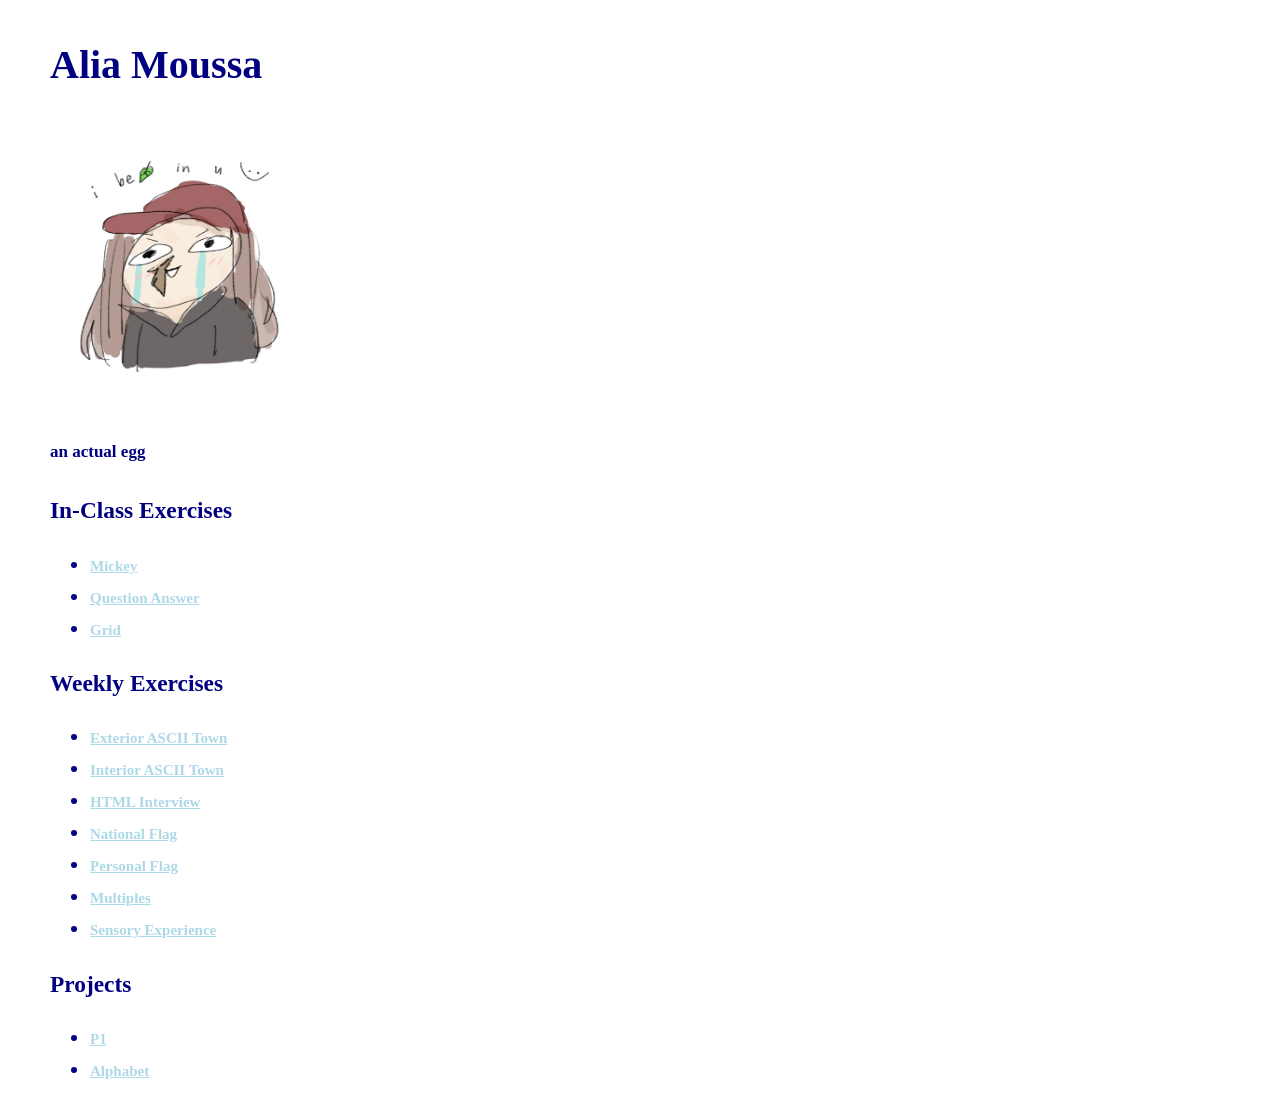
<file: index.html>
<!DOCTYPE html>
<html>

  <head>
    <title>Alia's Interactive 1 Site</title>
      <meta charset="utf-8" />
    <link rel="stylesheet" type="text/css" href="css/main.css">
  </head>

<body>

  <!-- this is where my code is-->
  <div id="container">
    
    <!-- about me-->
    <h1>Alia Moussa</h1>  
    <img src="images/me.jpg" alt="me" style="width:250px;height:300px;">
    <p class="desc">an actual egg</p>
    
    <!-- my work -->
    <div id="exercises">
      <h3>In-Class Exercises</h3>
      <ul>
      <li><a href="mickey/index.html">Mickey</a></li>
      <li><a href="question-answer/question-answer.html">Question Answer</a></li>
      <li><a href="grid-exercise.html">Grid</a></li>
      </ul>
    
    </div>
    
    <div id="weekly-exercises">
      <h3>Weekly Exercises</h3>

      <ul>
        <li><a href="ASCII-TOWN/exterior-aliamoussa.html">Exterior ASCII Town</a></li>
        <li><a href="ASCII-TOWN/interior-aliamoussa.html">Interior ASCII Town</a></li>
        <li><a href="interview.html">HTML Interview</a></li>
        <li><a href="flag.html">National Flag</a></li>
        <li><a href="flag2.html">Personal Flag</a></li>
        <li><a href="multiples/multiples.html">Multiples</a></li>
        <li><a href="sensory/fix-sensory.html">Sensory Experience</a></li>
      </ul>
    
    </div

    <div id="projects">
      <h3>Projects</h3>
    
      <ul>
        <li><a href="project/index.html">P1</a></li>
        <li><a href="p2/index.html">Alphabet</a></li>
      </ul>

    </div>
  </div>
</body>
</html>
</file>
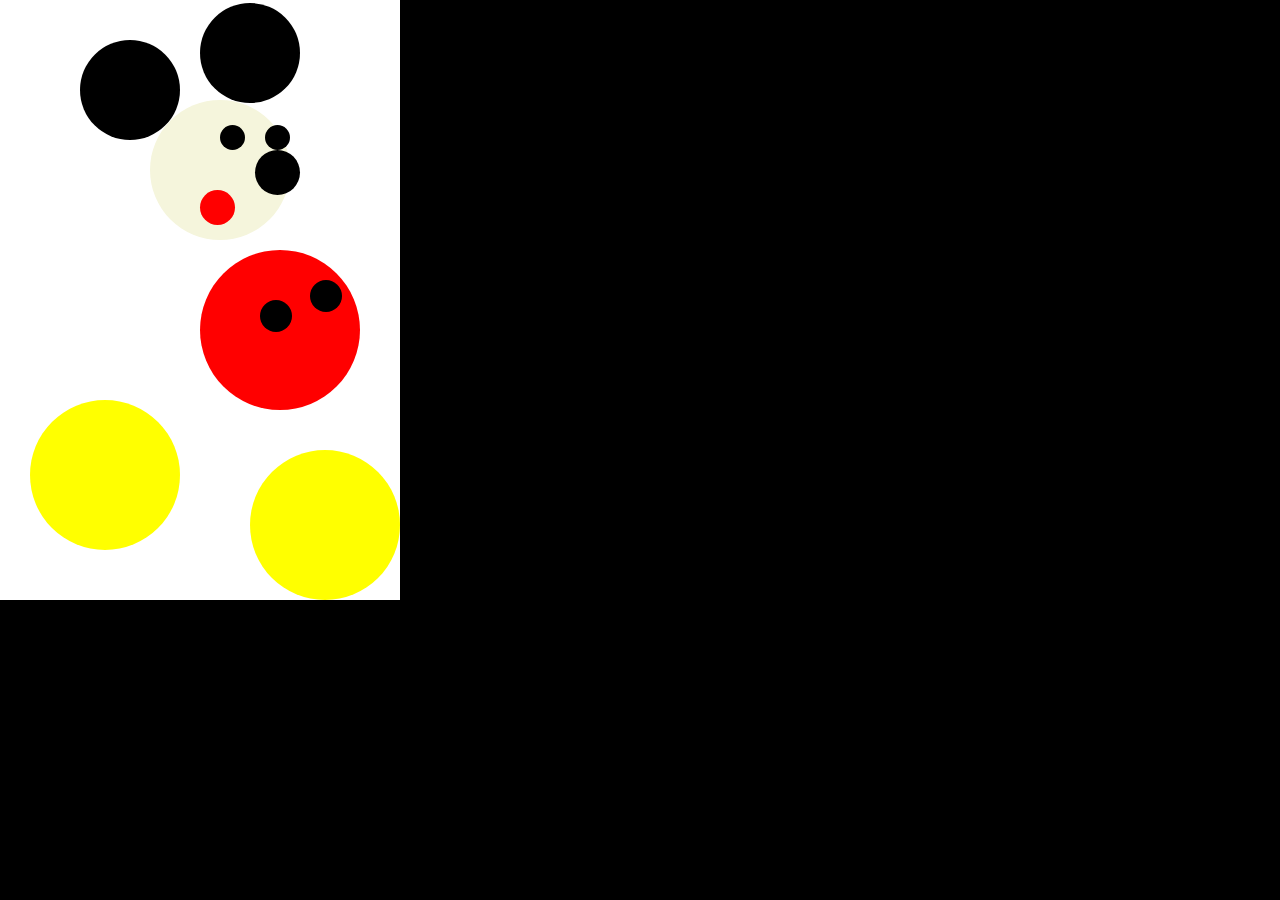
<file: mickey/index.html>
<!DOCTYPE html>
<html>
<head>
        <title>Mickey</title>
        <link rel="stylesheet" href="main.css" type="text/css" />
</head>
<body>
        <div id="canvas">
                <div id="ear-1"></div>
                <div id="ear-2"></div>
                <div id="head"></div>
                <div id="eye-1"></div>
                <div id="eye-2"></div>
                <div id="nose"></div>
                <div id="mouth"></div>
                <div id="body"></div>
                <div id="button-1"></div>
                <div id="button-2"></div>
                <div id="foot-1"></div>
                <div id="foot-2"></div>
        </div>
</body>
</html>
</file>
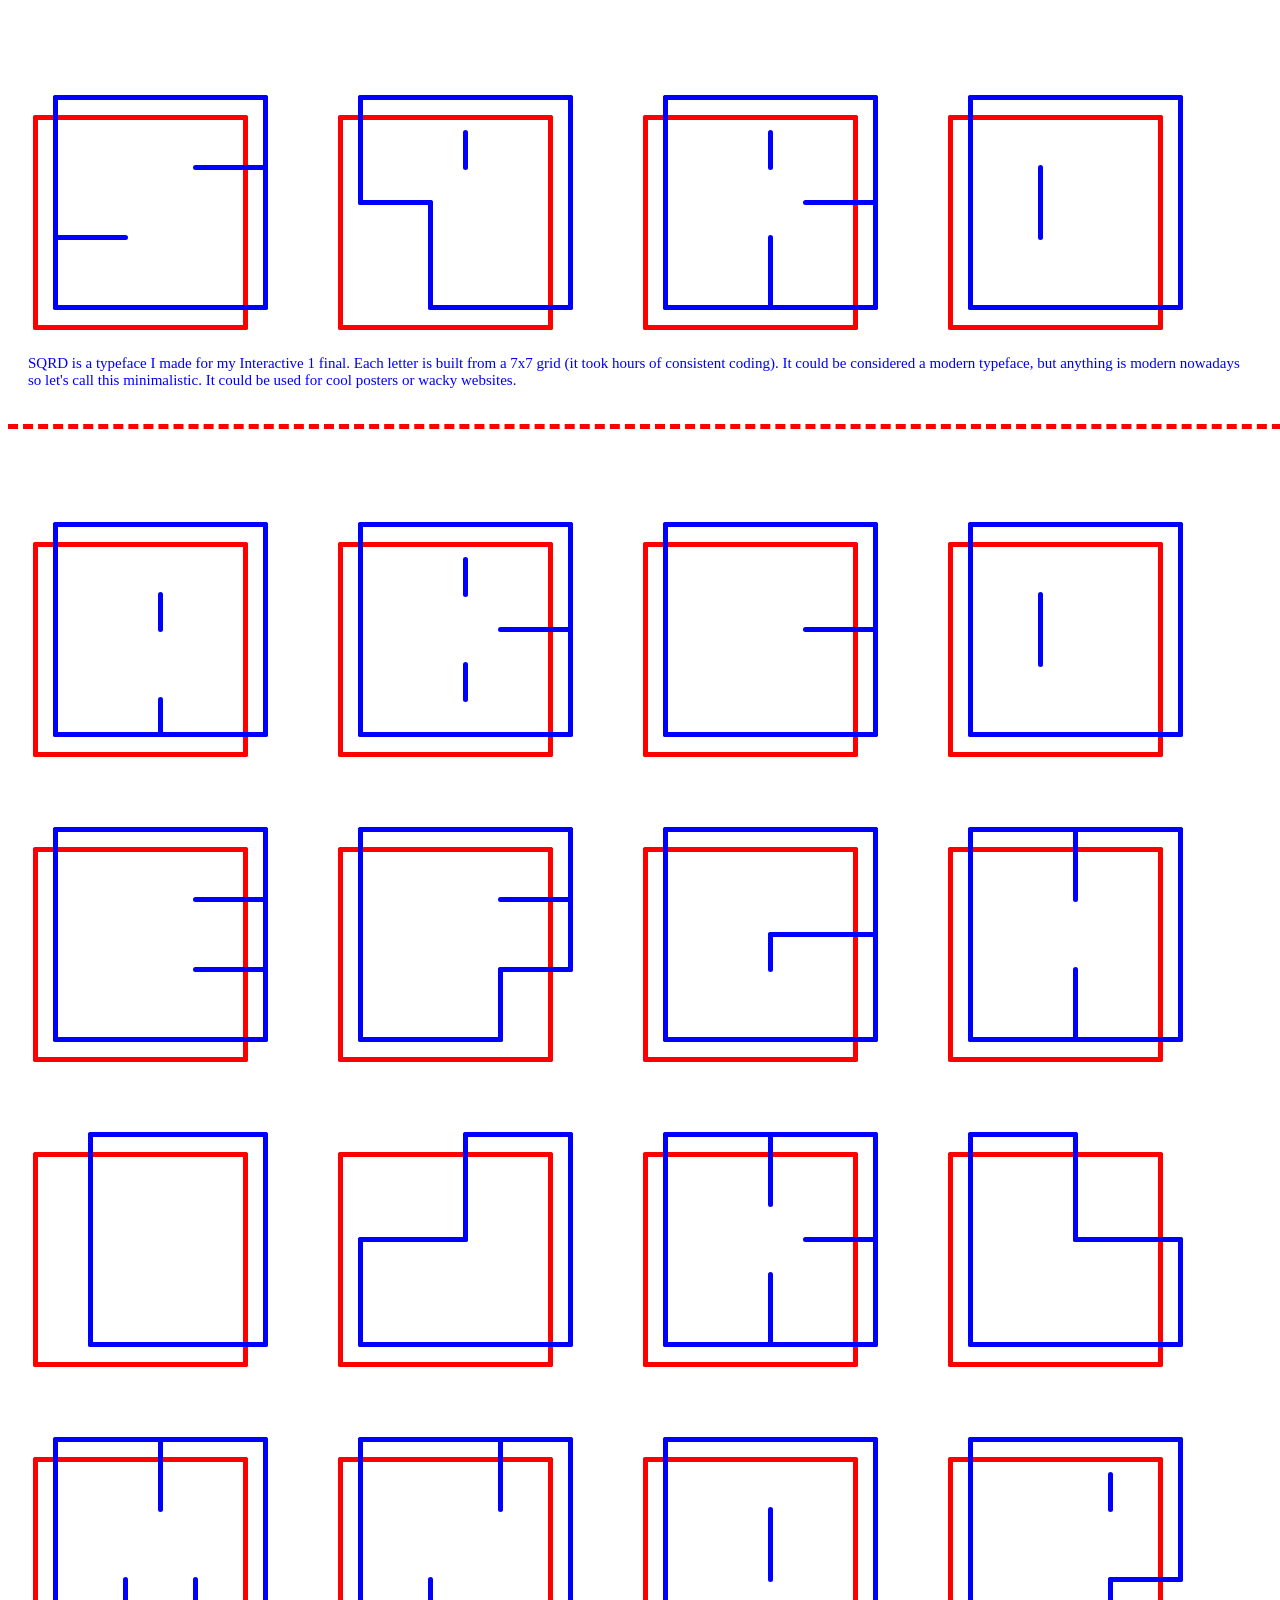
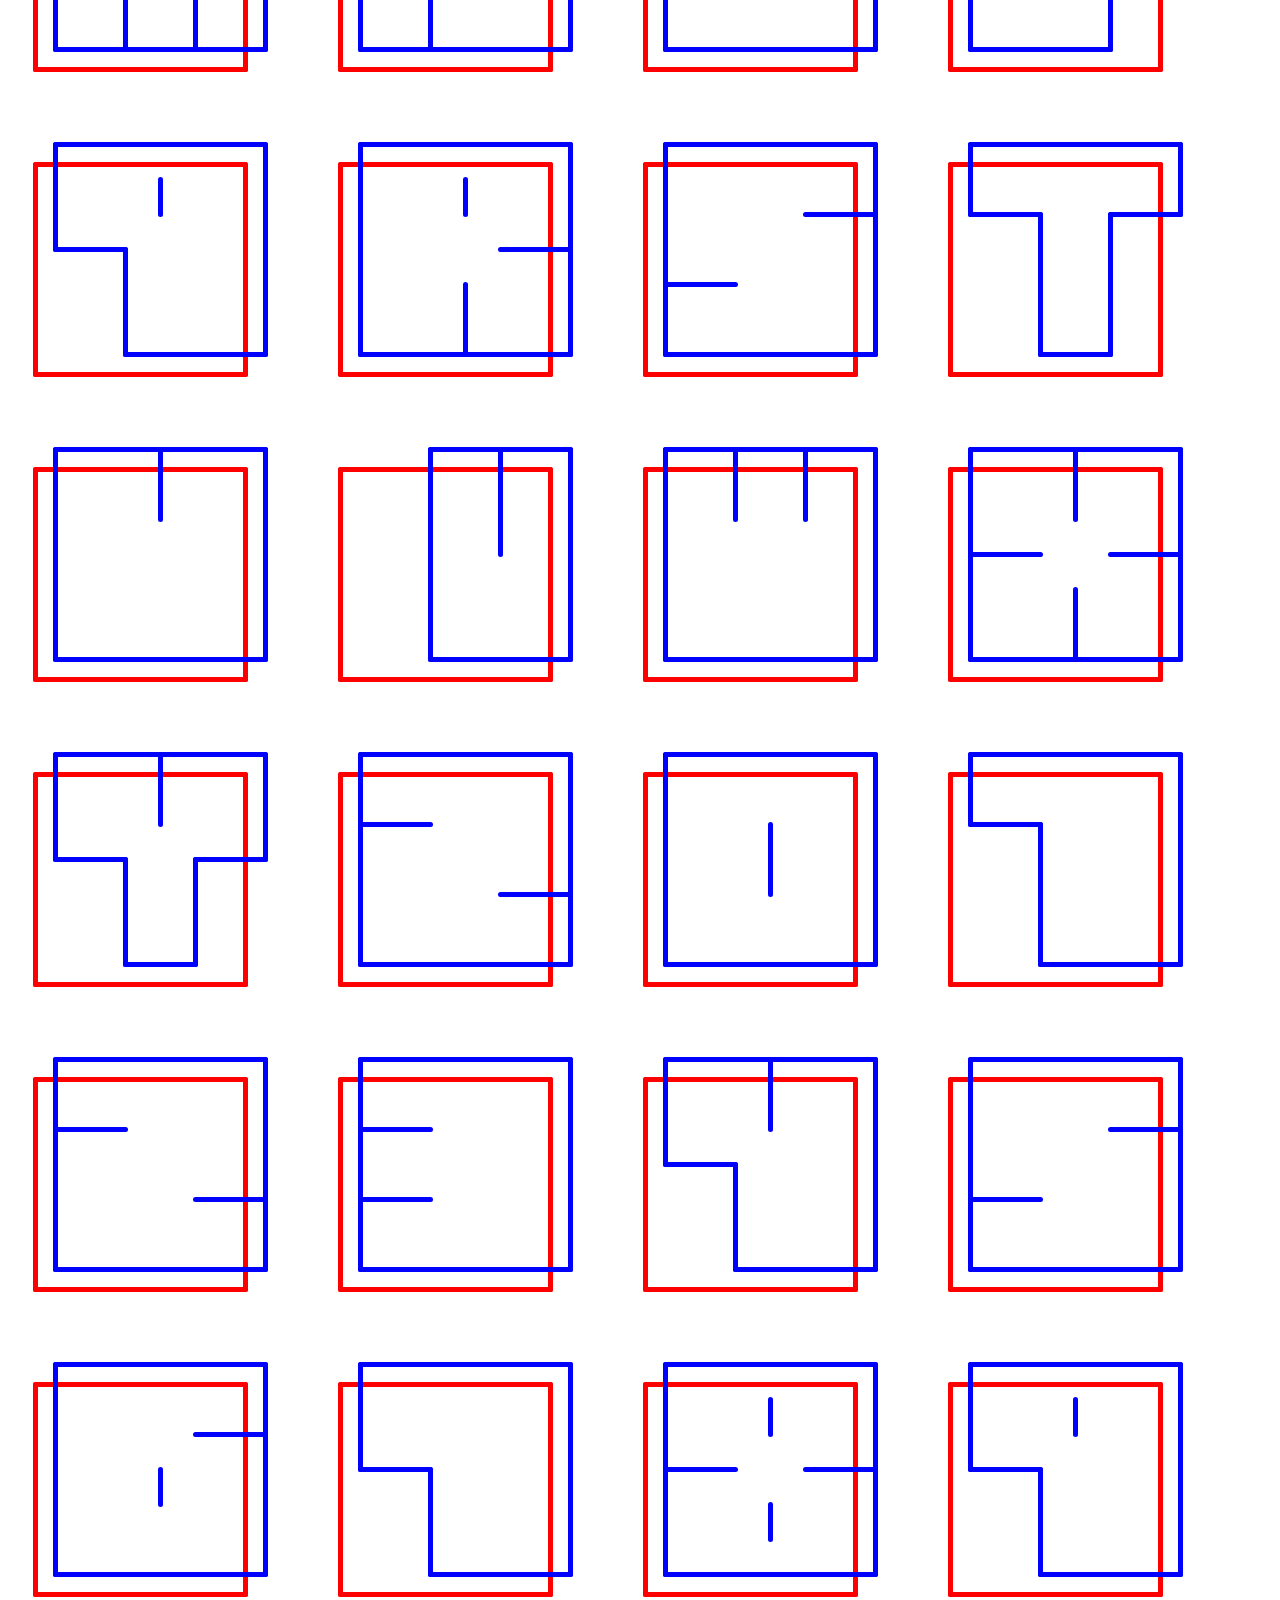
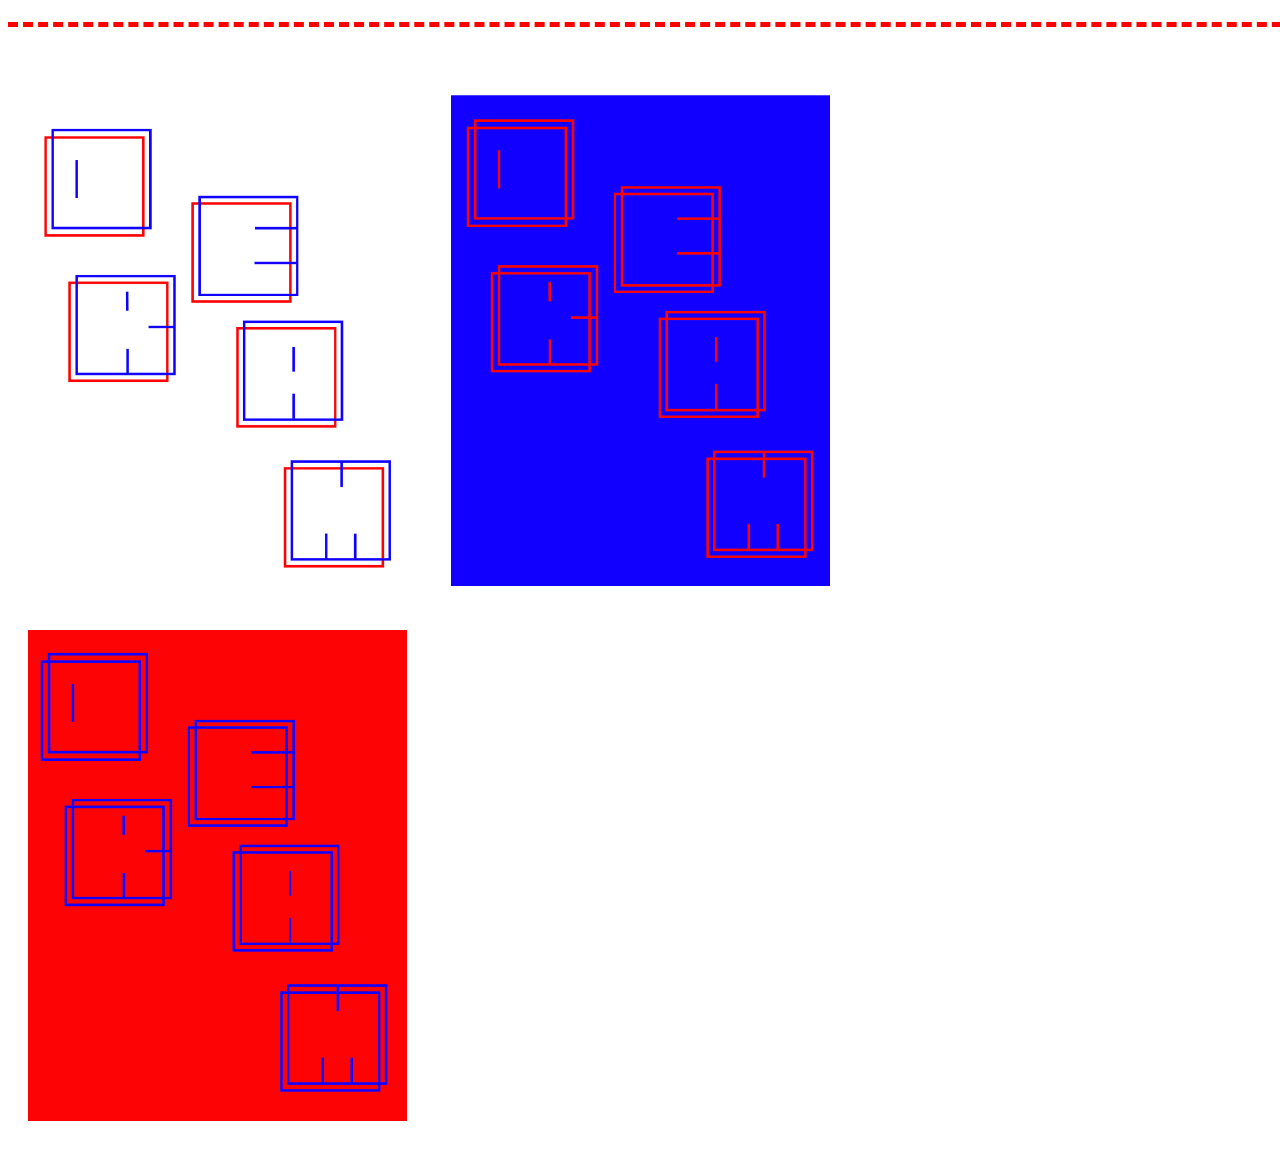
<file: p2/index.html>
<!DOCTYPE html>
<html>

<head>
	<title>SQRD</title>
	<meta charset="utf-8" />
	<link rel="stylesheet" href="main.css" type="text/css" />
</head>

<body>

<div class="container">

<!-- S -->
<div class="letter" id="S">

    <!-- row 1 -->
	<div class="horizontaltop"></div>
	<div class="horizontalbot"></div>
	<div class="verticalleft"></div>
	<div class="verticalright"></div>
	<div class="horizontalmid6"></div>
	<div class="horizontalmid8"></div>
	
	<!-- Copy and Paste for all Letters -->
	<div class="horizontaltop1"></div>
	<div class="horizontalbot1"></div>
	<div class="verticalleft1"></div>
	<div class="verticalright1"></div>
</div>

<!-- Q -->
<div class="letter" id="Q">

	<!-- row 1 -->
	<div class="horizontaltop"></div>
	<div class="horizontalbot8"></div>
	<div class="verticalright"></div>
	<div class="horizontalmid9"></div>
	<div class="verticalmid1"></div>
	<div class="verticalleft7"></div>
	<div class="verticalleft8"></div>
	
	<!-- Copy and Paste for all Letters -->
	<div class="horizontaltop1"></div>
	<div class="horizontalbot1"></div>
	<div class="verticalleft1"></div>
	<div class="verticalright1"></div>
</div>

<!-- R -->
<div class="letter" id="R">

    <!-- row 1 -->
    <div class="horizontaltop"></div>
	<div class="horizontalbot"></div>
	<div class="verticalleft"></div>
	<div class="verticalright"></div>
	<div class="verticalbot1"></div>
	<div class="horizontalmid2"></div>
	<div class="verticalmid1"></div>
	
	<!-- Copy and Paste for all Letters -->
	<div class="horizontaltop1"></div>
	<div class="horizontalbot1"></div>
	<div class="verticalleft1"></div>
	<div class="verticalright1"></div>
</div>

<!-- D -->
<div class="letter" id="D">

	<!-- row 1 -->
	<div class="horizontaltop"></div>
	<div class="horizontalbot"></div>
	<div class="verticalleft"></div>
	<div class="verticalright"></div>
	<div class="verticalleft2"></div>

	<!-- Copy and Paste for all Letters -->
	<div class="horizontaltop1"></div>
	<div class="horizontalbot1"></div>
	<div class="verticalleft1"></div>
	<div class="verticalright1"></div>

</div>

</div>

<div>

<p> SQRD is a typeface I made for my Interactive 1 final. Each letter is built from a 7x7 grid (it took hours of consistent coding). It could be considered a modern typeface, but anything is modern nowadays so let's call this minimalistic. It could be used for cool posters or wacky websites. </p>

</div>

<hr>



<!-- A -->
<div class="letter" id="A">

	<!-- row 1 -->
	<div class="horizontaltop"></div>
	<div class="horizontalbot"></div>
	<div class="verticalleft"></div>
	<div class="verticalright"></div>
	<div class="verticalmid"></div>
	<div class="verticalmidhalfdown"></div>

	<!-- Copy and Paste for all Letters -->
	<div class="horizontaltop1"></div>
	<div class="horizontalbot1"></div>
	<div class="verticalleft1"></div>
	<div class="verticalright1"></div>
</div>


<!-- B -->
<div class="letter" id="B">

	<!-- row 1 -->
	<div class="horizontaltop"></div>
	<div class="horizontalbot"></div>
	<div class="verticalleft"></div>
	<div class="verticalright"></div>
	<div class="verticalmid1"></div>
	<div class="verticalmid2"></div>
	<div class="horizontalmid2"></div>

	<!-- Copy and Paste for all Letters -->
	<div class="horizontaltop1"></div>
	<div class="horizontalbot1"></div>
	<div class="verticalleft1"></div>
	<div class="verticalright1"></div>
	
</div>

<!-- C -->
<div class="letter" id="C">

	<!-- row 1 -->
	<div class="horizontaltop"></div>
	<div class="horizontalbot"></div>
	<div class="verticalleft"></div>
	<div class="verticalright"></div>
	<div class="horizontalmid2"></div>

	<!-- Copy and Paste for all Letters -->
	<div class="horizontaltop1"></div>
	<div class="horizontalbot1"></div>
	<div class="verticalleft1"></div>
	<div class="verticalright1"></div>

</div>

<!-- D -->
<div class="letter" id="D">

	<!-- row 1 -->
	<div class="horizontaltop"></div>
	<div class="horizontalbot"></div>
	<div class="verticalleft"></div>
	<div class="verticalright"></div>
	<div class="verticalleft2"></div>

	<!-- Copy and Paste for all Letters -->
	<div class="horizontaltop1"></div>
	<div class="horizontalbot1"></div>
	<div class="verticalleft1"></div>
	<div class="verticalright1"></div>

</div>


<!-- E -->
<div class="letter" id="E">

	<!-- row 1 -->
	<div class="horizontaltop"></div>
	<div class="horizontalbot"></div>
	<div class="verticalleft"></div>
	<div class="verticalright"></div>
	<div class="horizontalmid3"></div>
	<div class="horizontalmid4"></div>

	<!-- Copy and Paste for all Letters -->
	<div class="horizontaltop1"></div>
	<div class="horizontalbot1"></div>
	<div class="verticalleft1"></div>
	<div class="verticalright1"></div>

</div>


<!-- F -->
<div class="letter" id="F">

	<!-- row 1 -->
	<div class="horizontaltop"></div>
	<div class="horizontalbot2"></div>
	<div class="verticalleft"></div>
	<div class="verticalright2"></div>
	<div class="verticalright3"></div>
	<div class="horizontalmid7"></div>
	<div class="horizontalmid6"></div>

	<!-- Copy and Paste for all Letters -->
	<div class="horizontaltop1"></div>
	<div class="horizontalbot1"></div>
	<div class="verticalleft1"></div>
	<div class="verticalright1"></div>

</div>


<!-- G -->
<div class="letter" id="G">

	<!-- row 1 -->
	<div class="horizontaltop"></div>
	<div class="horizontalbot"></div>
	<div class="verticalleft"></div>
	<div class="verticalright"></div>
	<div class="horizontaltop4"></div>
	<div class="verticalright4"></div>

	<!-- Copy and Paste for all Letters -->
	<div class="horizontaltop1"></div>
	<div class="horizontalbot1"></div>
	<div class="verticalleft1"></div>
	<div class="verticalright1"></div>
</div>


<!-- H -->
<div class="letter" id="H">

	<!-- row 1 -->
	<div class="horizontaltop"></div>
	<div class="horizontalbot"></div>
	<div class="verticalleft"></div>
	<div class="verticalright"></div>
	<div class="verticaltop1"></div>
	<div class="verticalbot1"></div>
	

	<!-- Copy and Paste for all Letters -->
	<div class="horizontaltop1"></div>
	<div class="horizontalbot1"></div>
	<div class="verticalleft1"></div>
	<div class="verticalright1"></div>
</div>


<!-- I -->
<div class="letter" id="I">

	<!-- row 1 -->
	<div class="horizontalbot3"></div>
	<div class="horizontalbot4"></div>
	<div class="verticalleft3"></div>
	<div class="verticalright5"></div>
	

	<!-- Copy and Paste for all Letters -->
	<div class="horizontaltop1"></div>
	<div class="horizontalbot1"></div>
	<div class="verticalleft1"></div>
	<div class="verticalright1"></div>
</div>


<!-- J -->
<div class="letter" id="J">

	
	<!-- row 1 -->
	<div class="horizontaltop2"></div>
	<div class="horizontaltop3"></div>
	<div class="verticaltop2"></div>
	<div class="horizontalbot"></div>
	<div class="verticalleft4"></div>
	<div class="verticalright"></div>

	<!-- Copy and Paste for all Letters -->
	<div class="horizontaltop1"></div>
	<div class="horizontalbot1"></div>
	<div class="verticalleft1"></div>
	<div class="verticalright1"></div>

</div>


<!-- K -->
<div class="letter" id="K">


    <!-- row 1 -->
    <div class="horizontaltop"></div>
	<div class="horizontalbot"></div>
	<div class="verticalleft"></div>
	<div class="verticalright"></div>
	<div class="verticaltop1"></div>
	<div class="verticalbot1"></div>
	<div class="horizontalmid2"></div>

	<!-- Copy and Paste for all Letters -->
	<div class="horizontaltop1"></div>
	<div class="horizontalbot1"></div>
	<div class="verticalleft1"></div>
	<div class="verticalright1"></div>
</div>


<!-- L -->
<div class="letter" id="L">

	<!-- row 1 -->
	<div class="horizontalbot"></div>
	<div class="verticalleft"></div>
	<div class="verticalright6"></div>
	<div class="verticaltop2"></div>
	<div class="horizontaltop4"></div>
	<div class="horizontaltop5"></div>
	
	<!-- Copy and Paste for all Letters -->
	<div class="horizontaltop1"></div>
	<div class="horizontalbot1"></div>
	<div class="verticalleft1"></div>
	<div class="verticalright1"></div>
</div>

<!-- M -->
<div class="letter" id="M">

	<!-- row 1 -->
	<div class="horizontaltop"></div>
	<div class="horizontalbot"></div>
	<div class="verticalleft"></div>
	<div class="verticalright"></div>
	<div class="verticaltop1"></div>
	<div class="verticalbot2"></div>
	<div class="verticalbot3"></div>
	
	<!-- Copy and Paste for all Letters -->
	<div class="horizontaltop1"></div>
	<div class="horizontalbot1"></div>
	<div class="verticalleft1"></div>
	<div class="verticalright1"></div>
</div>


<!-- N -->
<div class="letter" id="N">

	<!-- row 1 -->
	<div class="horizontaltop"></div>
	<div class="horizontalbot"></div>
	<div class="verticalleft"></div>
	<div class="verticalright"></div>
	<div class="verticaltop3"></div>
	<div class="verticalbot4"></div>
	
	<!-- Copy and Paste for all Letters -->
	<div class="horizontaltop1"></div>
	<div class="horizontalbot1"></div>
	<div class="verticalleft1"></div>
	<div class="verticalright1"></div>
</div>


<!-- O -->
<div class="letter" id="O">

	<!-- row 1 -->
	<div class="horizontaltop"></div>
	<div class="horizontalbot"></div>
	<div class="verticalleft"></div>
	<div class="verticalright"></div>
	<div class="verticaltop4"></div>
	
	<!-- Copy and Paste for all Letters -->
	<div class="horizontaltop1"></div>
	<div class="horizontalbot1"></div>
	<div class="verticalleft1"></div>
	<div class="verticalright1"></div>
</div>


<!-- P -->
<div class="letter" id="P">

	<!-- row 1 -->
	<div class="horizontaltop"></div>
	<div class="horizontalbot2"></div>
	<div class="verticalleft"></div>
	<div class="verticalright2"></div>
	<div class="verticalright3"></div>
	<div class="horizontalmid7"></div>
	<div class="verticalmid3"></div>
	
	<!-- Copy and Paste for all Letters -->
	<div class="horizontaltop1"></div>
	<div class="horizontalbot1"></div>
	<div class="verticalleft1"></div>
	<div class="verticalright1"></div>
</div>


<!-- Q -->
<div class="letter" id="Q">

	<!-- row 1 -->
	<div class="horizontaltop"></div>
	<div class="horizontalbot8"></div>
	<div class="verticalright"></div>
	<div class="horizontalmid9"></div>
	<div class="verticalmid1"></div>
	<div class="verticalleft7"></div>
	<div class="verticalleft8"></div>
	
	<!-- Copy and Paste for all Letters -->
	<div class="horizontaltop1"></div>
	<div class="horizontalbot1"></div>
	<div class="verticalleft1"></div>
	<div class="verticalright1"></div>
</div>


<!-- R -->
<div class="letter" id="R">

    <!-- row 1 -->
    <div class="horizontaltop"></div>
	<div class="horizontalbot"></div>
	<div class="verticalleft"></div>
	<div class="verticalright"></div>
	<div class="verticalbot1"></div>
	<div class="horizontalmid2"></div>
	<div class="verticalmid1"></div>
	
	<!-- Copy and Paste for all Letters -->
	<div class="horizontaltop1"></div>
	<div class="horizontalbot1"></div>
	<div class="verticalleft1"></div>
	<div class="verticalright1"></div>
</div>


<!-- S -->
<div class="letter" id="S">

    <!-- row 1 -->
	<div class="horizontaltop"></div>
	<div class="horizontalbot"></div>
	<div class="verticalleft"></div>
	<div class="verticalright"></div>
	<div class="horizontalmid6"></div>
	<div class="horizontalmid8"></div>
	
	<!-- Copy and Paste for all Letters -->
	<div class="horizontaltop1"></div>
	<div class="horizontalbot1"></div>
	<div class="verticalleft1"></div>
	<div class="verticalright1"></div>
</div>


<!-- T -->
<div class="letter" id="T">

	<!-- row 1 -->
	<div class="horizontaltop"></div>
	<div class="horizontalbot7"></div>
	<div class="verticalleft5"></div>
	<div class="verticalleft6"></div>
	<div class="verticalright7"></div>
	<div class="verticalright8"></div>
	<div class="horizontalmid6"></div>
	<div class="horizontalmid10"></div>
	
	<!-- Copy and Paste for all Letters -->
	<div class="horizontaltop1"></div>
	<div class="horizontalbot1"></div>
	<div class="verticalleft1"></div>
	<div class="verticalright1"></div>
</div>


<!-- U -->
<div class="letter" id="U">

	<!-- row 1 -->
	<div class="horizontaltop"></div>
	<div class="horizontalbot"></div>
	<div class="verticalleft"></div>
	<div class="verticalright"></div>
	<div class="verticaltop1"></div>
	
	<!-- Copy and Paste for all Letters -->
	<div class="horizontaltop1"></div>
	<div class="horizontalbot1"></div>
	<div class="verticalleft1"></div>
	<div class="verticalright1"></div>
</div>



<!-- V -->
<div class="letter" id="V">

	<!-- row 1 -->
	<div class="horizontaltop6"></div>
	<div class="horizontaltop7"></div>
	<div class="horizontalbot9"></div>
	<div class="verticalright"></div>
	<div class="verticalleft9"></div>
	
	<!-- Copy and Paste for all Letters -->
	<div class="horizontaltop1"></div>
	<div class="horizontalbot1"></div>
	<div class="verticalleft1"></div>
	<div class="verticalright1"></div>
</div>



<!-- W -->
<div class="letter" id="W">

	<!-- row 1 -->
	<div class="horizontaltop"></div>
	<div class="horizontalbot"></div>
	<div class="verticalleft"></div>
	<div class="verticalright"></div>
	<div class="verticaltop6"></div>
	<div class="verticaltop7"></div>
	
	<!-- Copy and Paste for all Letters -->
	<div class="horizontaltop1"></div>
	<div class="horizontalbot1"></div>
	<div class="verticalleft1"></div>
	<div class="verticalright1"></div>
</div>


<!-- X -->
<div class="letter" id="X">

	<!-- row 1 -->
	<div class="horizontaltop"></div>
	<div class="horizontalbot"></div>
	<div class="verticalleft"></div>
	<div class="verticalright"></div>
	<div class="verticaltop1"></div>
	<div class="horizontalmid2"></div>
	<div class="horizontalmid9"></div>
	<div class="verticalbot1"></div>


	
	<!-- Copy and Paste for all Letters -->
	<div class="horizontaltop1"></div>
	<div class="horizontalbot1"></div>
	<div class="verticalleft1"></div>
	<div class="verticalright1"></div>
</div>



<!-- Y -->
<div class="letter" id="Y">

	<!-- row 1 -->
	<div class="horizontaltop"></div>
	<div class="horizontalbot7"></div>
	<div class="verticalleft8"></div>
	<div class="verticalright10"></div>
	<div class="verticalright9"></div>
	<div class="verticaltop1"></div>
	<div class="verticalleft7"></div>
	<div class="horizontalmid2"></div>
	<div class="horizontalmid9"></div>
	
	<!-- Copy and Paste for all Letters -->
	<div class="horizontaltop1"></div>
	<div class="horizontalbot1"></div>
	<div class="verticalleft1"></div>
	<div class="verticalright1"></div>
</div>


<!-- Z -->
<div class="letter" id="Z">

	<!-- row 1 -->
	<div class="horizontaltop"></div>
	<div class="horizontalbot"></div>
	<div class="verticalleft"></div>
	<div class="verticalright"></div>
	<div class="horizontalmid10"></div>
	<div class="horizontalmid11"></div>
	
	
	<!-- Copy and Paste for all Letters -->
	<div class="horizontaltop1"></div>
	<div class="horizontalbot1"></div>
	<div class="verticalleft1"></div>
	<div class="verticalright1"></div>
</div>




<!-- 0 -->
<div class="letter" id="0">

	<!-- row 1 -->
	<div class="horizontaltop"></div>
	<div class="horizontalbot"></div>
	<div class="verticalleft"></div>
	<div class="verticalright"></div>
	<div class="verticaltop4"></div>
	
	<!-- Copy and Paste for all Letters -->
	<div class="horizontaltop1"></div>
	<div class="horizontalbot1"></div>
	<div class="verticalleft1"></div>
	<div class="verticalright1"></div>
</div>


<!-- 1 -->
<div class="letter" id="1">

	<!-- row 1 -->
	<div class="horizontaltop"></div>
	<div class="horizontalbot8"></div>
	<div class="horizontalmid10"></div>
	<div class="verticalleft5"></div>
	<div class="verticalleft6"></div>
	<div class="verticalright"></div>
	
	
	<!-- Copy and Paste for all Letters -->
	<div class="horizontaltop1"></div>
	<div class="horizontalbot1"></div>
	<div class="verticalleft1"></div>
	<div class="verticalright1"></div>
</div>


<!-- 2 -->
<div class="letter" id="2">

	<!-- row 1 -->
	<div class="horizontaltop"></div>
	<div class="horizontalbot"></div>
	<div class="verticalleft"></div>
	<div class="verticalright"></div>
	<div class="horizontalmid10"></div>
	<div class="horizontalmid11"></div>
	
	
	<!-- Copy and Paste for all Letters -->
	<div class="horizontaltop1"></div>
	<div class="horizontalbot1"></div>
	<div class="verticalleft1"></div>
	<div class="verticalright1"></div>
</div>


<!-- 3 -->
<div class="letter" id="3">

	<!-- row 1 -->
	<div class="horizontaltop"></div>
	<div class="horizontalbot"></div>
	<div class="verticalleft"></div>
	<div class="verticalright"></div>
	<div class="horizontalmid10"></div>
	<div class="horizontalmid12"></div>
	
	
	<!-- Copy and Paste for all Letters -->
	<div class="horizontaltop1"></div>
	<div class="horizontalbot1"></div>
	<div class="verticalleft1"></div>
	<div class="verticalright1"></div>
</div>

<!-- 4 -->
<div class="letter" id="4">

	<!-- row 1 -->
	<div class="horizontaltop"></div>
	<div class="horizontalbot8"></div>
	<div class="verticalright"></div>
	<div class="verticaltop1"></div>
	<div class="horizontalmid9"></div>
	<div class="verticalleft7"></div>
	<div class="verticalleft8"></div>
	
	<!-- Copy and Paste for all Letters -->
	<div class="horizontaltop1"></div>
	<div class="horizontalbot1"></div>
	<div class="verticalleft1"></div>
	<div class="verticalright1"></div>
</div>


<!-- 5 -->
<div class="letter" id="5">

	<!-- row 1 -->
	<div class="horizontaltop"></div>
	<div class="horizontalbot"></div>
	<div class="verticalleft"></div>
	<div class="verticalright"></div>
	<div class="horizontalmid6"></div>
	<div class="horizontalmid8"></div>
	
	<!-- Copy and Paste for all Letters -->
	<div class="horizontaltop1"></div>
	<div class="horizontalbot1"></div>
	<div class="verticalleft1"></div>
	<div class="verticalright1"></div>
</div>



<!-- 6 -->
<div class="letter" id="6">

	<!-- row 1 -->
	<div class="horizontaltop"></div>
	<div class="horizontalmid6"></div>
	<div class="horizontalbot"></div>
	<div class="verticalleft"></div>
	<div class="verticalright"></div>
	<div class="verticalright4"></div>
	
	
	<!-- Copy and Paste for all Letters -->
	<div class="horizontaltop1"></div>
	<div class="horizontalbot1"></div>
	<div class="verticalleft1"></div>
	<div class="verticalright1"></div>
</div>



<!-- 7 -->
<div class="letter" id="7">


	<!-- row 1 -->
	<div class="horizontaltop"></div>
	<div class="horizontalbot8"></div>
	<div class="verticalright"></div>
	<div class="horizontalmid9"></div>
	<div class="verticalleft7"></div>
	<div class="verticalleft8"></div>
	
	<!-- Copy and Paste for all Letters -->
	<div class="horizontaltop1"></div>
	<div class="horizontalbot1"></div>
	<div class="verticalleft1"></div>
	<div class="verticalright1"></div>
</div>


<!-- 8 -->
<div class="letter" id="8">

	<!-- row 1 -->
	<div class="horizontaltop"></div>
	<div class="horizontalbot"></div>
	<div class="verticalleft"></div>
	<div class="verticalright"></div>
	<div class="verticalmid1"></div>
	<div class="verticalmid2"></div>
	<div class="horizontalmid2"></div>
	<div class="horizontalmid9"></div>

	<!-- Copy and Paste for all Letters -->
	<div class="horizontaltop1"></div>
	<div class="horizontalbot1"></div>
	<div class="verticalleft1"></div>
	<div class="verticalright1"></div>
</div>


<!-- 9 -->
<div class="letter" id="9">

	<!-- row 1 -->
	<div class="horizontaltop"></div>
	<div class="horizontalbot8"></div>
	<div class="verticalright"></div>
	<div class="horizontalmid9"></div>
	<div class="verticalmid1"></div>
	<div class="verticalleft7"></div>
	<div class="verticalleft8"></div>
	
	<!-- Copy and Paste for all Letters -->
	<div class="horizontaltop1"></div>
	<div class="horizontalbot1"></div>
	<div class="verticalleft1"></div>
	<div class="verticalright1"></div>
</div>


<hr>

<img src="../p2/poosters-01.jpg">
<img src="../p2/poosters-02.jpg">
<img src="../p2/poosters-03.jpg">




</body>

</html>
</file>
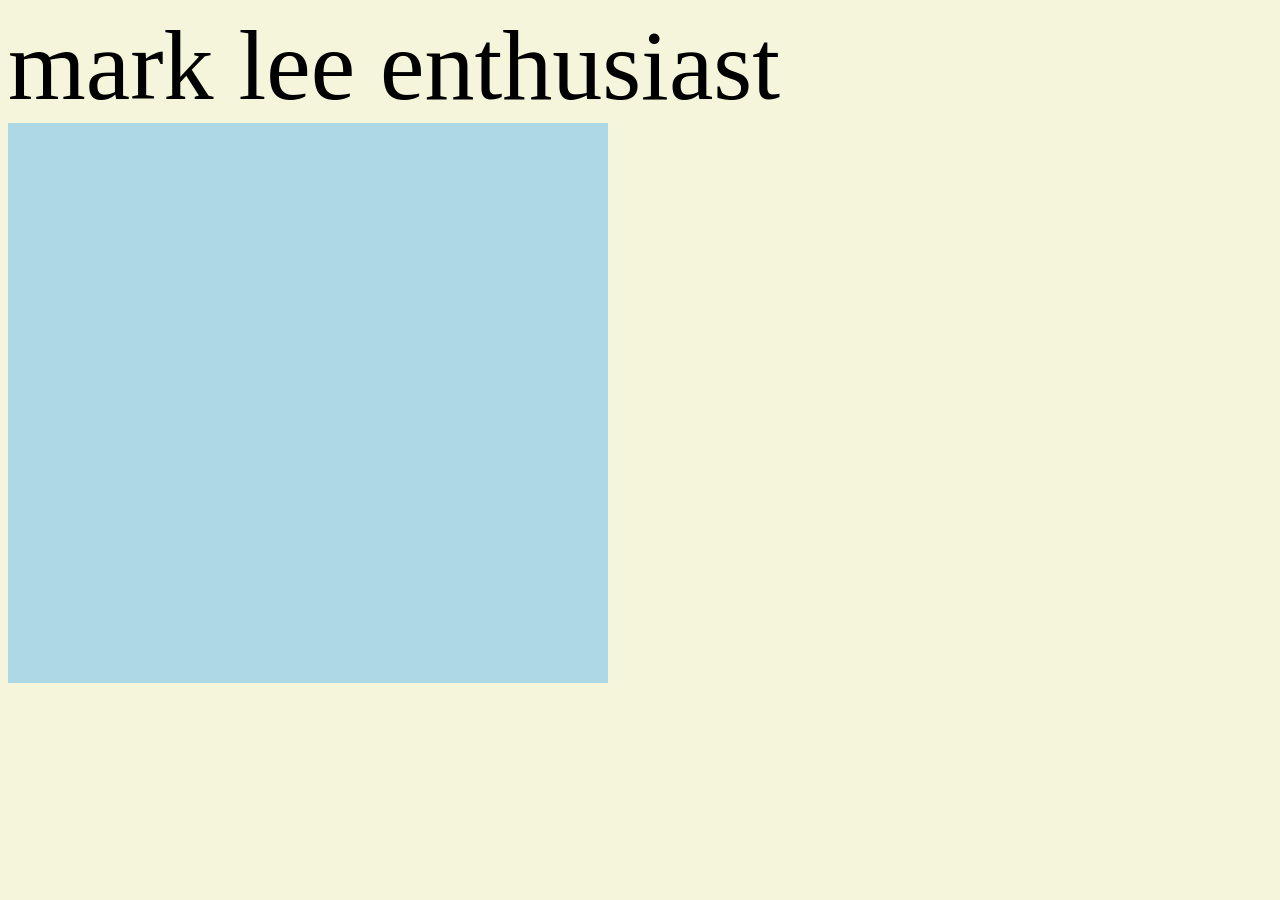
<file: example.html>
<!DOCTYPE html>
<html>

  <head>
    <title>Alia's Interactive 1 Site</title>
      <meta charset="utf-8" />
    <link rel="stylesheet" type="text/css" href="example.css">
  </head>

<body>
  <a> mark lee enthusiast </a>
  <div class="outer-shape">
      <div class="inner-shape"> </div>
      <div class="inner-shape"> </div>
      <div class="inner-shape"> </div>
      <div class="inner-shape"> </div>
      <div class="inner-shape"> </div>
      <div class="inner-shape"> </div>
      <div class="inner-shape"> </div>
      <div class="inner-shape"> </div>
  </div>


</body>

</html>
</file>
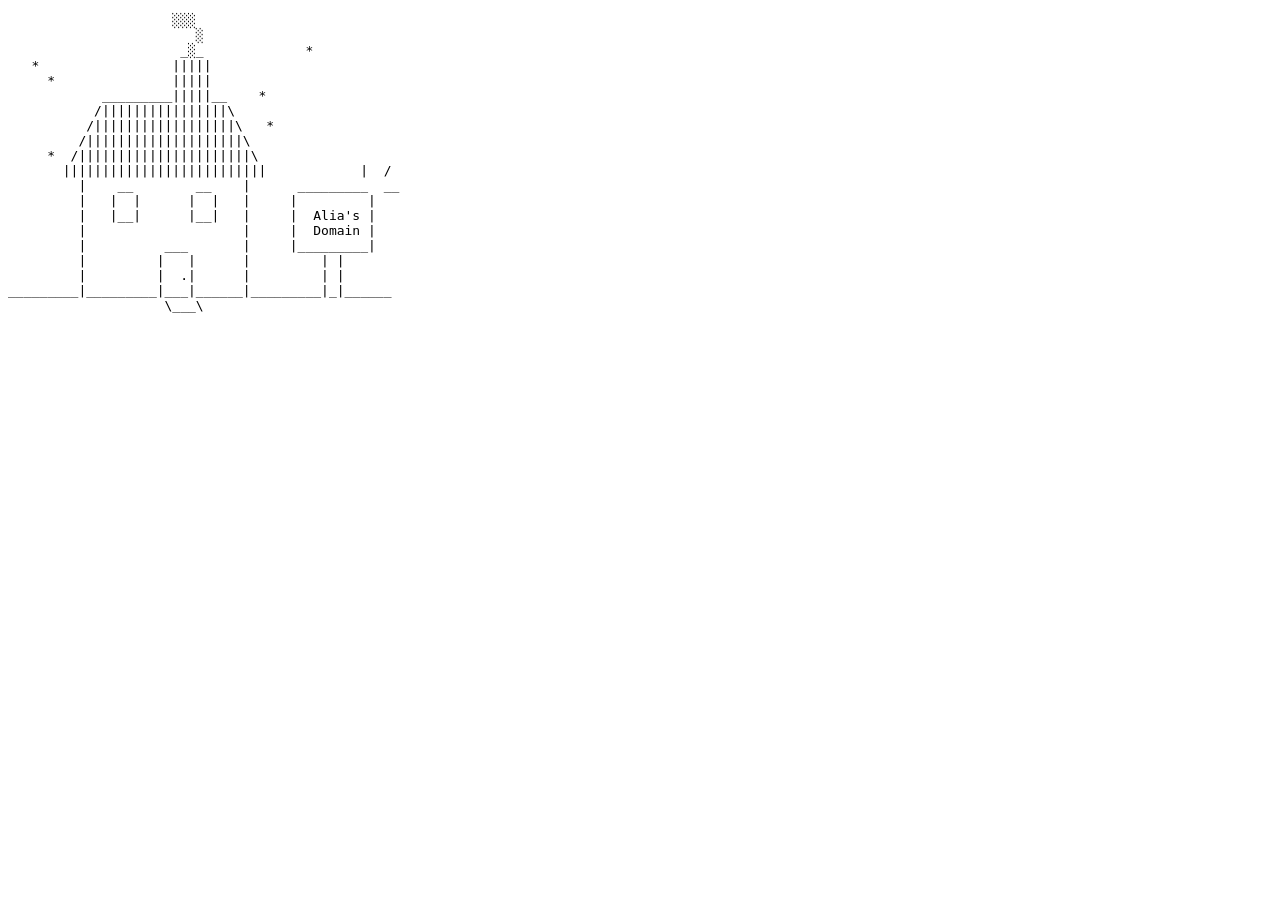
<file: exterior-aliamoussa.html>
<!DOCTYPE html>
<html>
<head>
        <title>Ascii Town: yournamehere</title>
</head>
<body>
<pre>
                     ░░░
                        ░
                      _░_             *  
   *                 |||||       
     *               |||||
            _________|||||__    *   
           /||||||||||||||||\
          /||||||||||||||||||\   *
         /||||||||||||||||||||\
     *  /||||||||||||||||||||||\
       ||||||||||||||||||||||||||            |  /
         |    __        __    |      _________  __
         |   |  |      |  |   |     |         |   
         |   |__|      |__|   |     |  Alia's |
         |                    |     |  Domain |
         |          ___       |     |_________|
         |         |   |      |         | |
         |         |  .|      |         | |
_________|_________|___|______|_________|_|______
                    \___\
</pre>
</body>
</html>
</file>
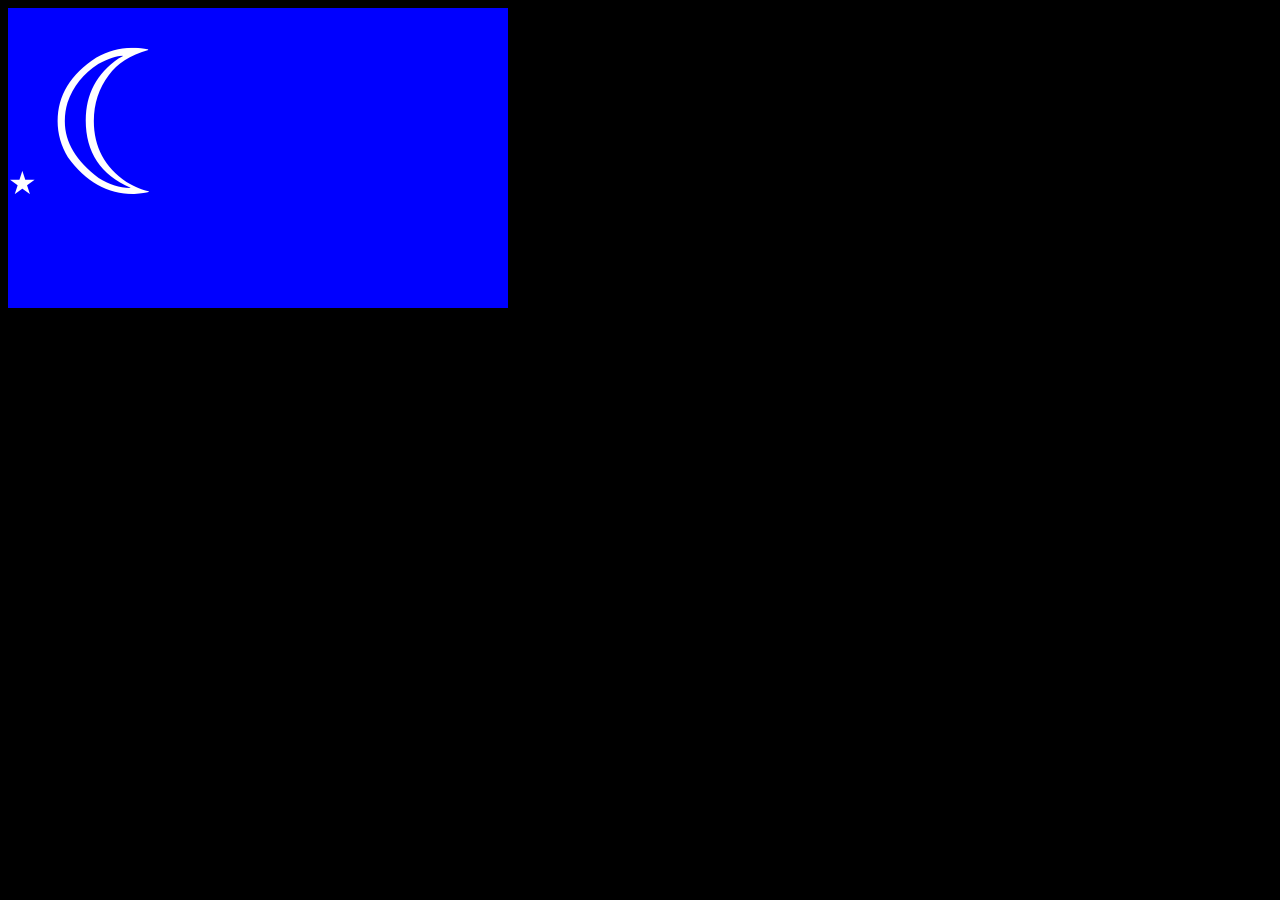
<file: flag.html>
<!DOCTYPE html>
<html>
<head>
        <title>Alia's National Flag</title>
</head>
<link rel="stylesheet" type="text/css" href="css/flag.css">

<body>
        <div id="canvas">
          <div id="circle">
          <div id="canvas2">
          <span style="font-size:200%;color:white;">&starf;</span>
          <span style='font-size:200px;color:white;'>&#9790;</span>
        </div>
</body>
</file>
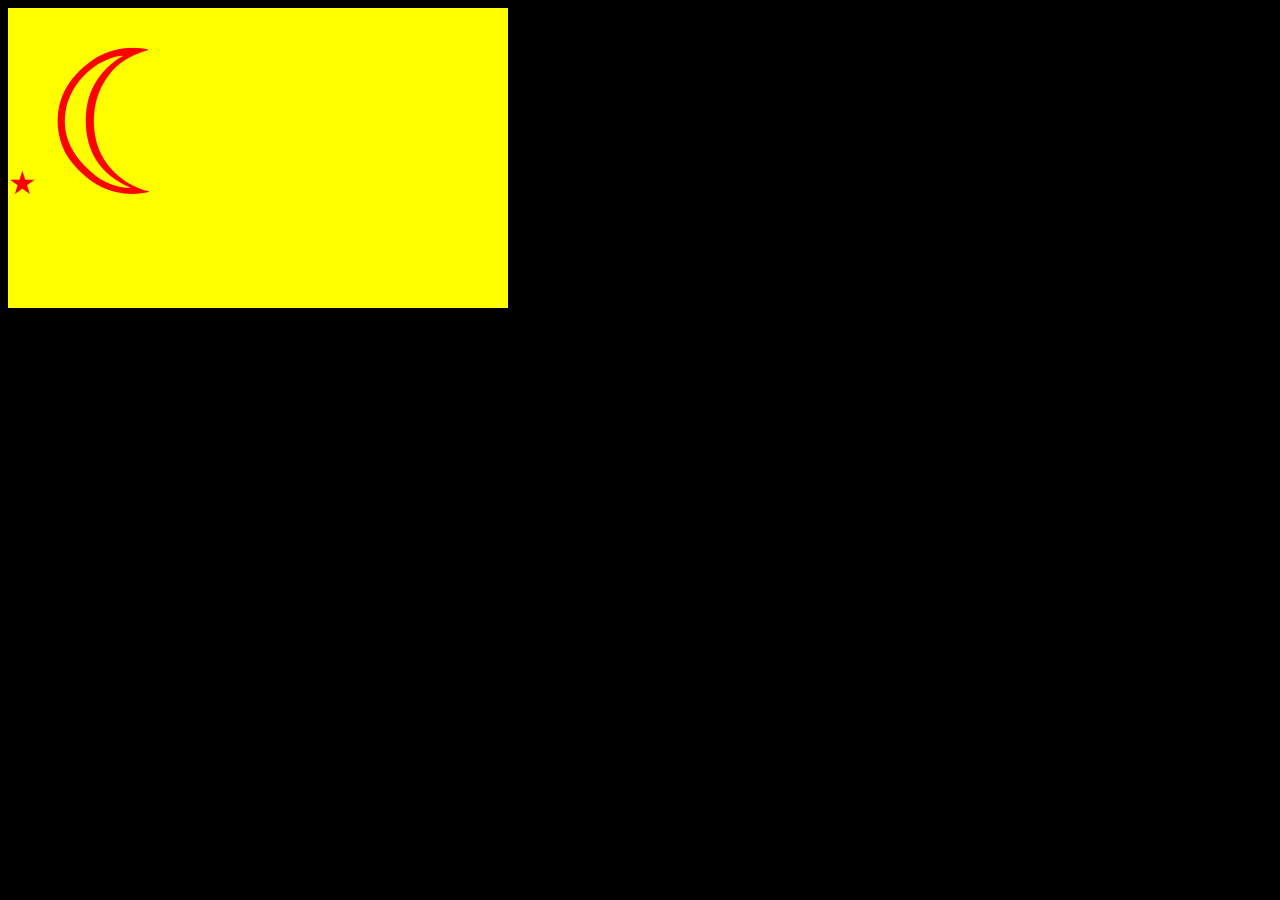
<file: flag2.html>
<!DOCTYPE html>
<html>
<head>
        <title>Alia's National Flag</title>
</head>
<link rel="stylesheet" type="text/css" href="css/flag2.css">

<body>
        <div id="canvas">
          <div id="circle">
          <div id="canvas2">
          <span style="font-size:200%;color:red;">&starf;</span>
          <span style='font-size:200px;color:red;'>&#9790;</span>
        </div>
</body>
</file>
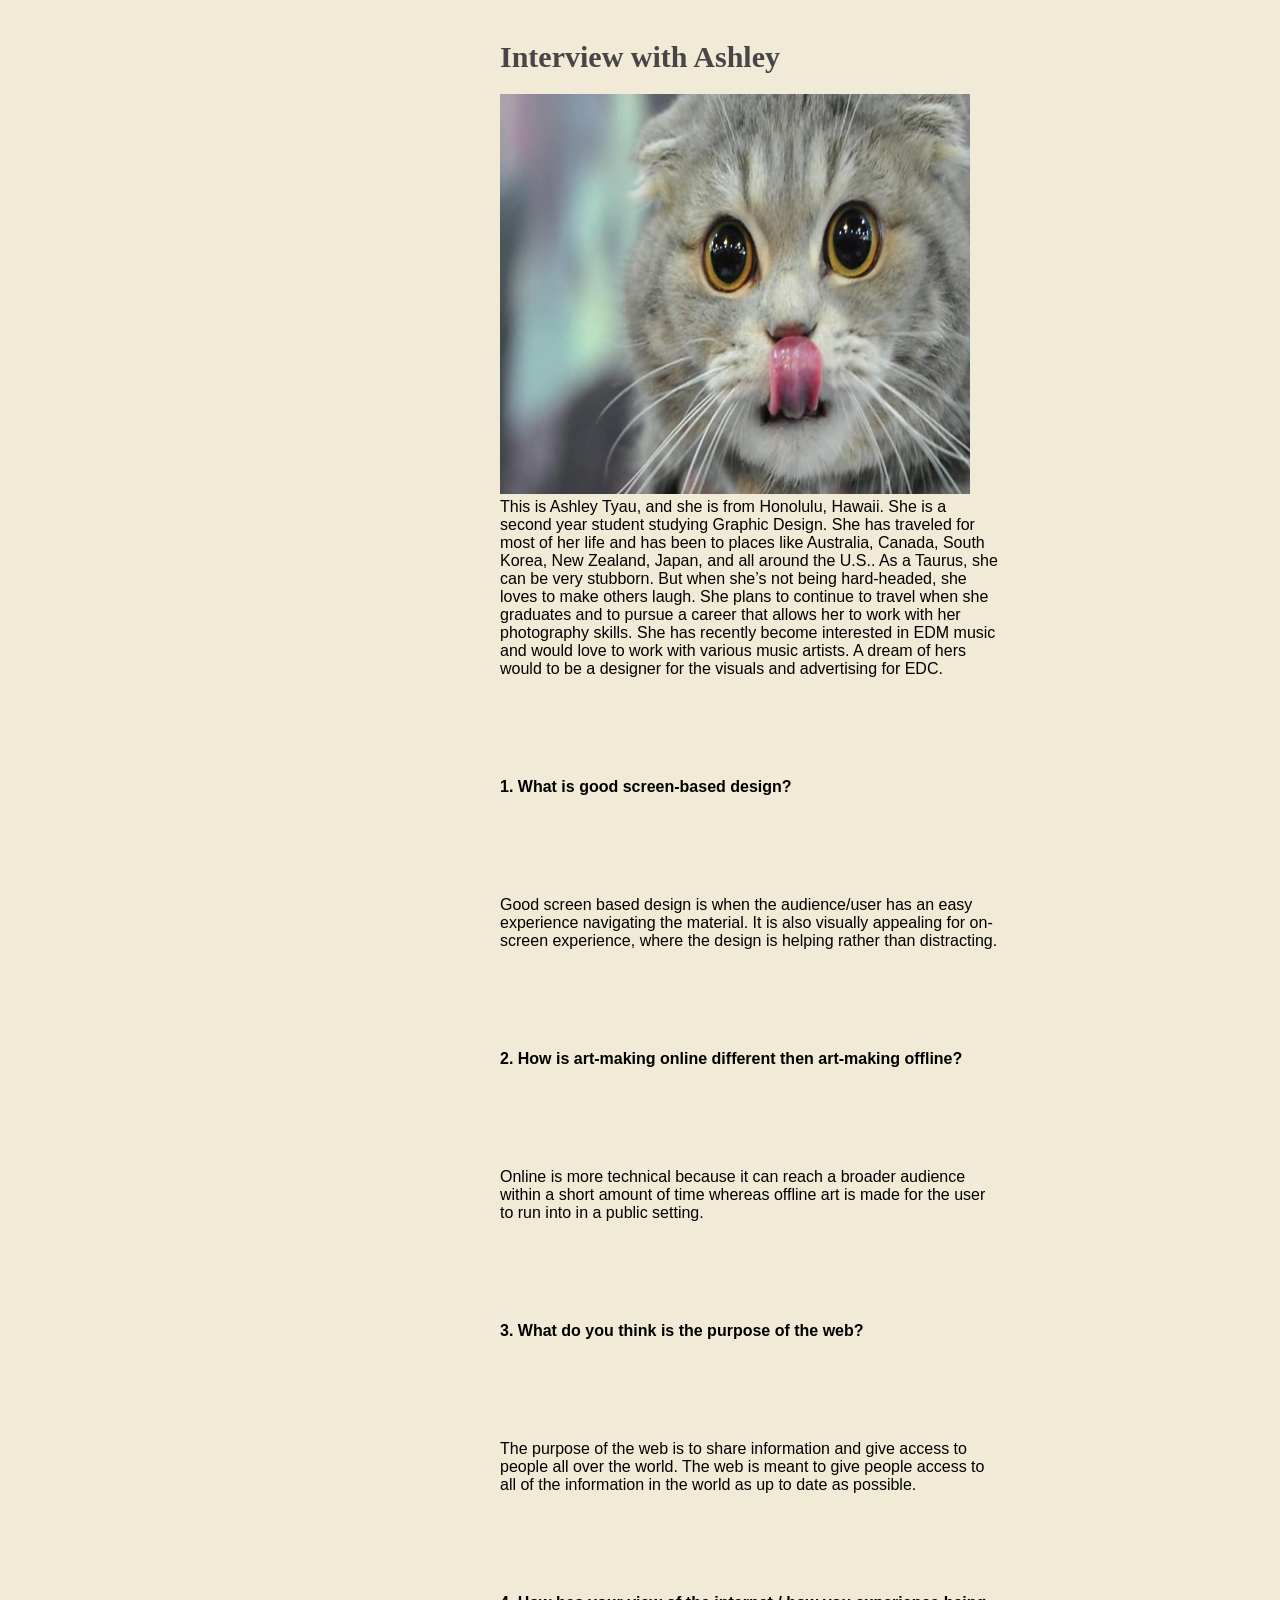
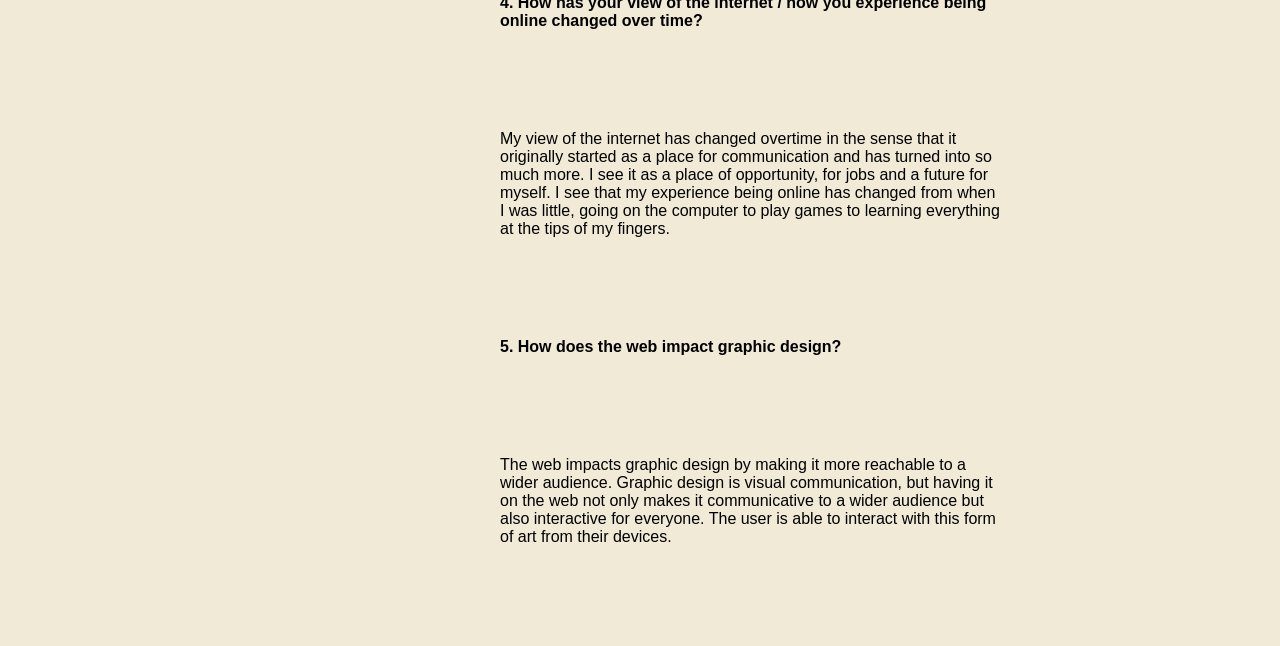
<file: interview.html>
<!DOCTYPE html>
<html>

<head>
    <title>Alia's Interactive 1 Site</title>
      <meta charset="utf-8" />
    <link rel="stylesheet" type="text/css" href="css/interview.css">
  </head>

<h2>Interview with Ashley</h2>

<img src="images/cat.jpg" width="350" height="263" alt="cat">



<p> This is Ashley Tyau, and she is from Honolulu, Hawaii. She is a second year student studying Graphic Design. She has traveled for most of her life and has been to places like Australia, Canada, South Korea, New Zealand, Japan, and all around the U.S.. 
As a Taurus, she can be very stubborn. But when she’s not being hard-headed, she loves to make others laugh.
She plans to continue to travel when she graduates and to pursue a career that allows her to work with her photography skills. She has recently become interested in EDM music and would love to work with various music artists. A dream of hers would to be a designer for the visuals and advertising for EDC.</p>

<p><b> 1. What is good screen-based design?</p></b>

<p> Good screen based design is when the audience/user has an easy experience navigating the material. It is also visually appealing for on-screen experience, where the design is helping rather than distracting.</p>

<p><b>2. How is art-making online different then art-making offline?</b></p>

<p> Online is more technical because it can reach a broader audience within a short amount of time whereas offline art is made for the user to run into in a public setting.</p>

<p><b>3. What do you think is the purpose of the web?</p></b>

<p> The purpose of the web is to share information and give access to people all over the world. The web is meant to give people access to all of the information in the world as up to date as possible. </p>

<p><b> 4. How has your view of the internet / how you experience being online changed over time? </p></b>

<p> My view of the internet has changed overtime in the sense that it originally started as a place for communication and has turned into so much more. I see it as a place of opportunity, for jobs and a future for myself. I see that my experience being online has changed from when I was little, going on the computer to play games to learning everything at the tips of my fingers. </p>

<p><b> 5. How does the web impact graphic design?</p></b>

<p> The web impacts graphic design by making it more reachable to a wider audience. Graphic design is visual communication, but having it on the web not only makes it communicative to a wider audience but also interactive for everyone. The user is able to interact with this form of art from their devices.</p>

</head>
<body>


</body>
</html>
</file>
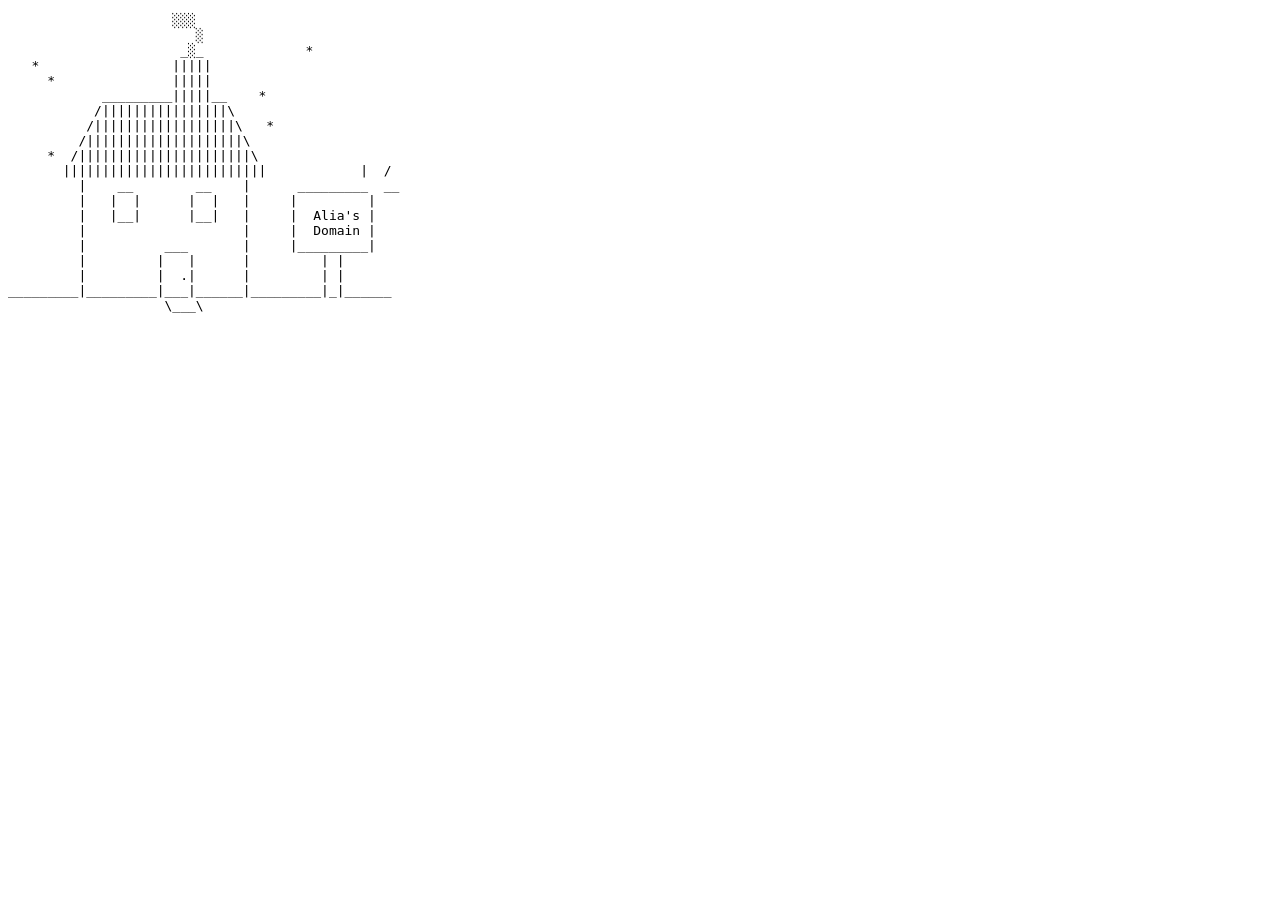
<file: ASCII-TOWN/exterior-aliamoussa.html>
<!DOCTYPE html>
<html>
<head>
        <title>Ascii Town: Alia Moussa</title>
</head>
<body>
<pre>
                     ░░░
                        ░
                      _░_             *  
   *                 |||||       
     *               |||||
            _________|||||__    *   
           /||||||||||||||||\
          /||||||||||||||||||\   *
         /||||||||||||||||||||\
     *  /||||||||||||||||||||||\
       ||||||||||||||||||||||||||            |  /
         |    __        __    |      _________  __
         |   |  |      |  |   |     |         |   
         |   |__|      |__|   |     |  Alia's |
         |                    |     |  Domain |
         |          ___       |     |_________|
         |         |   |      |         | |
         |         |  .|      |         | |
_________|_________|___|______|_________|_|______
                    \___\
</pre>
</body>
</html>
</file>
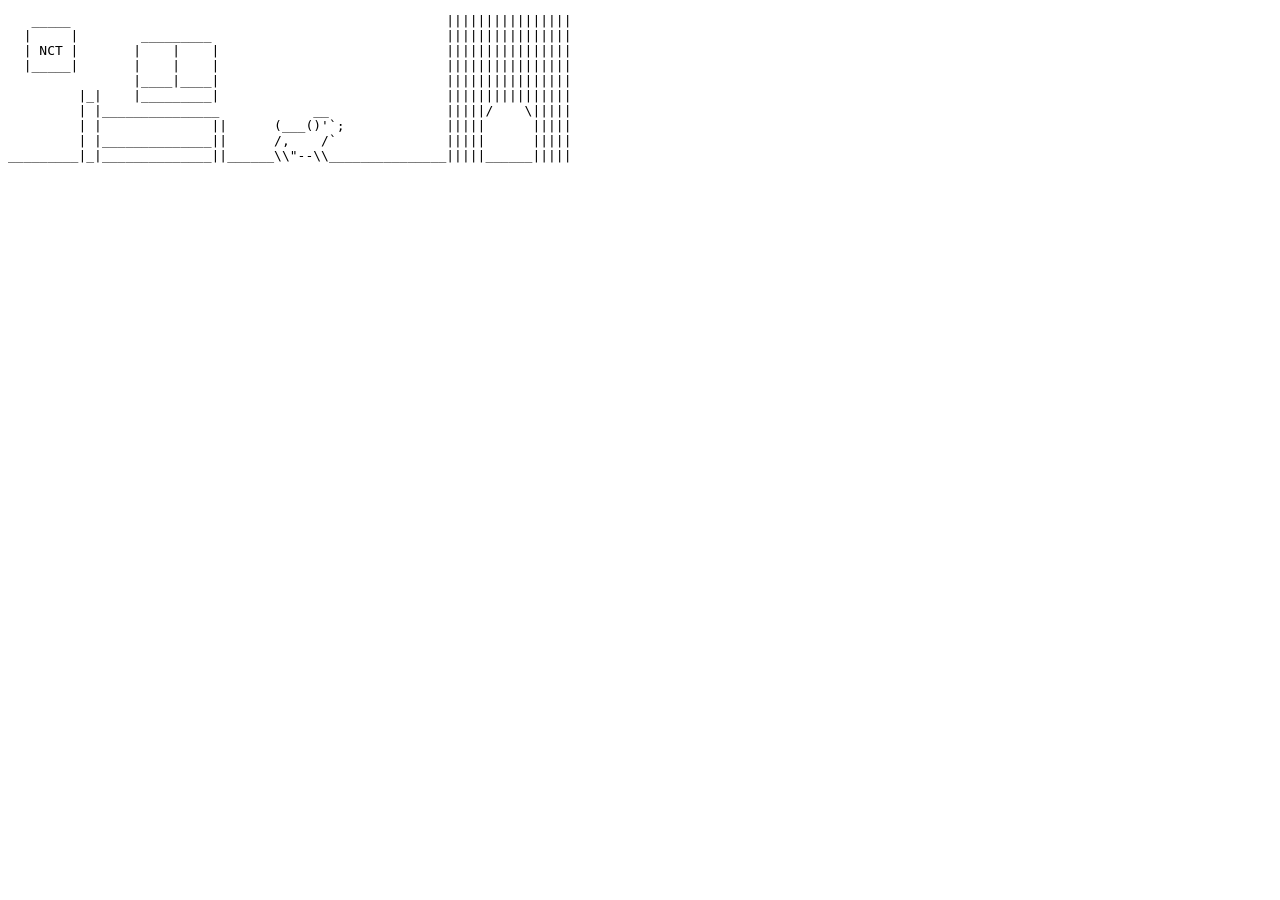
<file: ASCII-TOWN/interior-aliamoussa.html>
<!DOCTYPE html>
<html>
<head>
        <title>Ascii Town: Alia Moussa</title>
</head>
<body>
<pre>
   _____                                                ||||||||||||||||
  |     |        _________                              ||||||||||||||||
  | NCT |       |    |    |                             ||||||||||||||||
  |_____|       |    |    |                             ||||||||||||||||
                |____|____|                             ||||||||||||||||
         |_|    |_________|                             ||||||||||||||||
         | |_______________            __               |||||/    \|||||
         | |              ||      (___()'`;             |||||      |||||
         | |______________||      /,    /`              |||||      |||||
_________|_|______________||______\\"--\\_______________|||||______|||||

</pre>
</body>
</html>
</file>
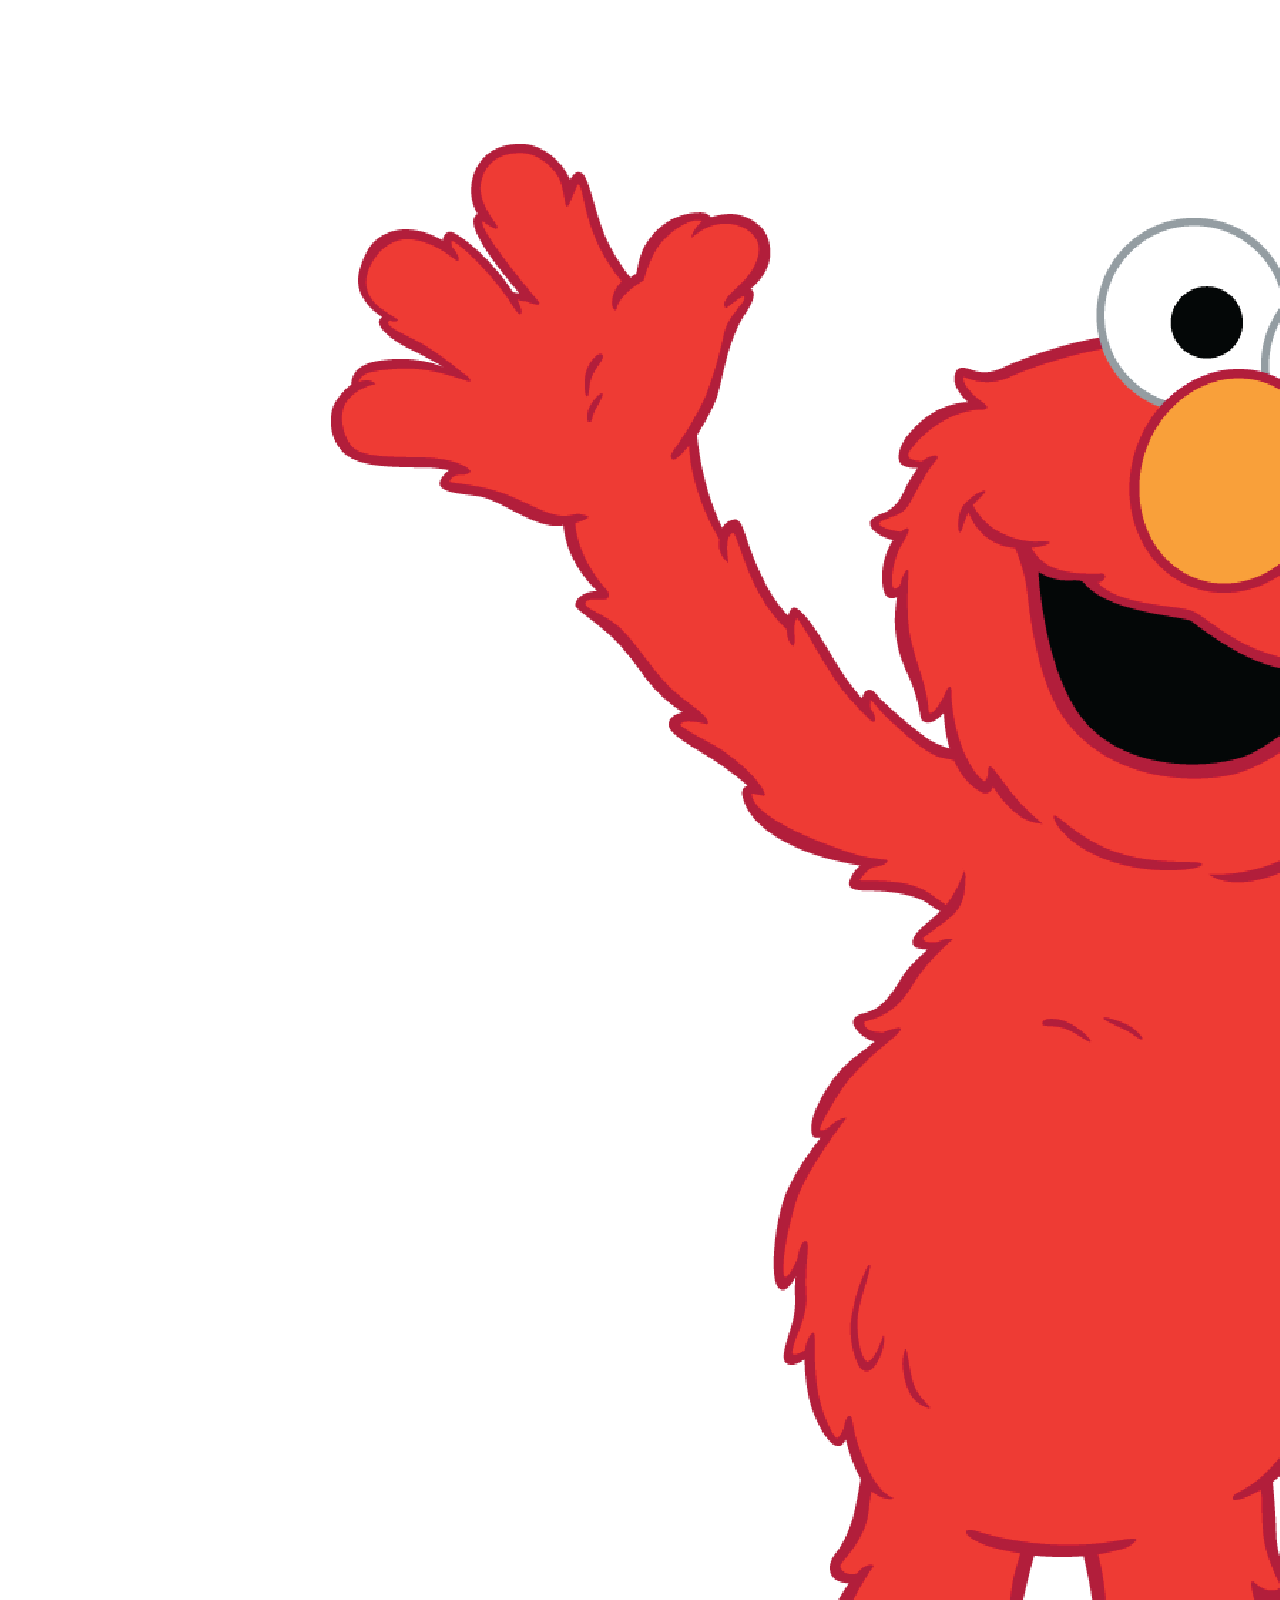
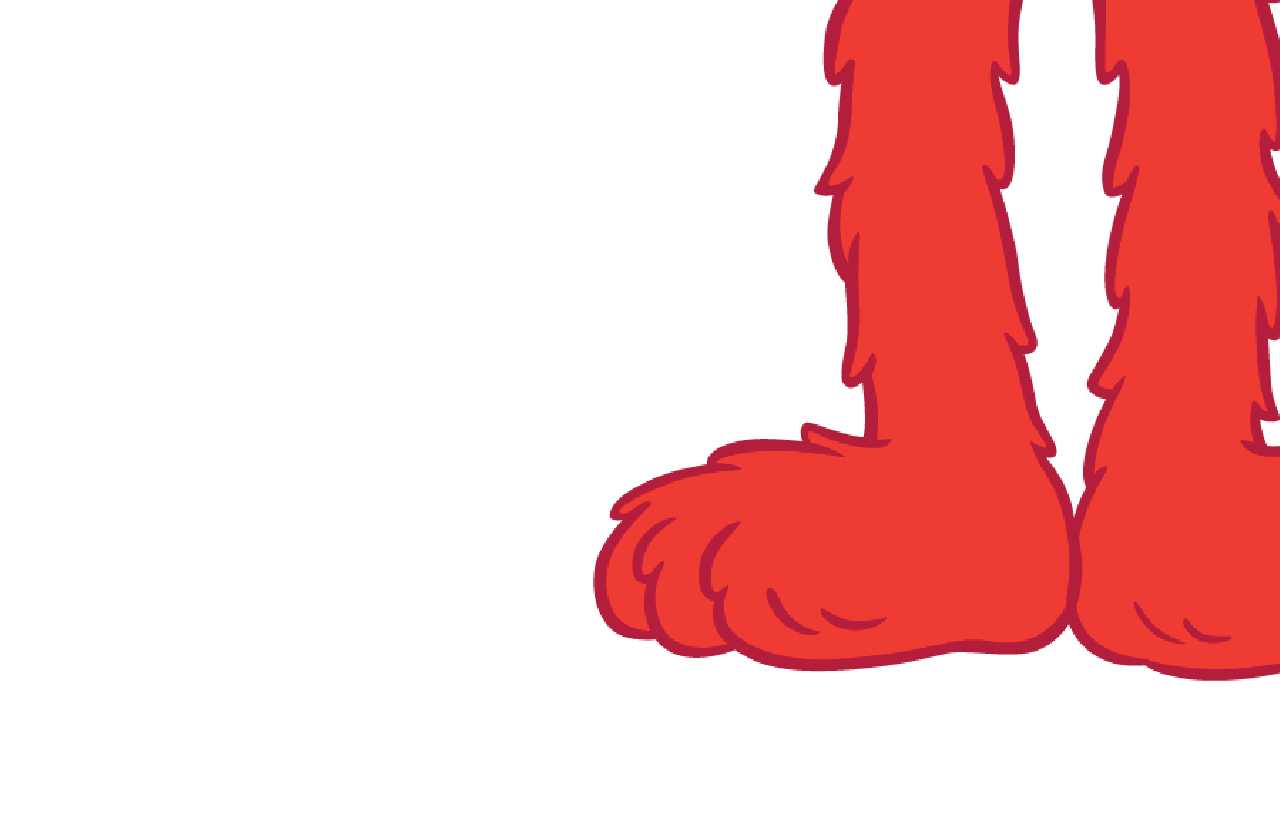
<file: multiples/multiples.html>
<!DOCTYPE html>
<html>
<head>
    <title>Multiples</title>
    <!-- Set the viewport -->
    <meta name="viewport" content="width=device-width, initial-scale=1.0">
    <!-- Link CSS stylesheet -->
    <link rel="stylesheet" href="multiples.css" />
</head>

<body>
    <!-- show by default -->
    <div id="desktop">
        <img src="images/responsive-01.png">
    </div>

    <!-- show on tablet -->
    <div id="tablet">
        
        <img src="images/responsive-02.png">
    </div>

    <!-- show on mobile -->
    <div id="mobile">
        <img src="images/responsive-03.png">
    </div>
    
    <!-- show on print -->
    <div id="print">
        <img src="images/responsive-04.png">
    </div>

</body>
</html>
</file>
<file: css/main.css>
body {
    background-color: white;
    margin-left: 50px;
    margin-top: 50px;
    font-family: avenir;
    font-size: 20px;
    line-height: 30px;
    color: navy;
    font-weight: bold;
    font-style: normal;
    position: center;
    text-rendering: optimizeLegibility;
    -webkit-font-smoothing: subpixel-antialiased;
  }

  h1 {
    font-size: 40px;
  }

  p {
    font-size: 17px;
    line-height: 40px;
  }

a {
    font-size: 15px;

  }

a, a:visited {
  color: #add8e6;
}

a:hover {
  color: #d11000;
}
</file>
<file: mickey/main.css>
* { margin: 0px; padding: 0px; }
    
    /* make the background of the page black */
    body { background: black;}
    
    /* mickey canvas */
    #canvas {
      width: 400px;
      height: 600px;
      position: relative;
      background: white;
    }
    
    /* shapes */
    /* make all divs inside of #canvas a circle */
    #canvas div{
      border-radius: 200px;
      position: absolute;
    }
   
    
    #ear-1 {
      width: 100px;
      height: 100px;
      background: black;
    
     
      top: 40px;
      left: 80px;
      
    }
    
    #ear-2 {
      width: 100px;
      height: 100px;
      background: black;
      top:3px;
      left:200px;
    }
    
    #head {
      width: 140px;
      height: 140px;
      background: beige;
      top:100px;
      left:150px;
    }
    
    #eye-1 {
      width: 25px;
      height: 25px;
      background: black;
      top:125px;
      left:265px;
    }
    
    #eye-2 {
      width: 25px;
      height: 25px;
      background: black;
      top:125px;
      left:220px;
    }
    
    #nose {
      width: 45px;
      height: 45px;
      background: black;
      top:150px;
      right:100px;
    }
    
    #mouth {
      width: 35px;
      height: 35px;
      background: red;
      top:190px;
      left:200px;
    }
    
    #body {
      width: 160px;
      height: 160px;
      background: red;
      right:40px;
      top:250px;
    }
    
    #button-1 {
      width: 32px;
      height: 32px;
      background: black;
      top:300px;
      left:260px;
    }
    
    #button-2 {
      width: 32px;
      height: 32px;
      background: black;
      top:280px;
      left:310px;
    }
    
    #foot-1 {
      width: 150px;
      height: 150px;
      background: yellow;
      top:450px;
      right:0px;
    }
    
    #foot-2 {
      width: 150px;
      height: 150px;
      background: yellow;
      top:400px;
      left:30px;
    }
</file>
<file: p2/main.css>
p {
	font-family: avenir;
	font-size: 15px;
	color: blue;
	padding: 20px;
}

img {
	height: 50%;
	width: 30%;
	padding: 20px;
}


hr {
  border:none;
  border-top: 5px dashed;
  color:red;
  background-color:#fff;
  width: 100%;
  padding: 20px;
}


.container {
	margin-bottom: 50px;
}


.letter {
	position: relative;
	margin: 10px;

	display: grid;
	float: left;
	/* 7X7 Grid */
	grid-template-columns: 5px 5px 5px 5px 5px 5px 5px;
	grid-template-rows: 5px 5px 5px 5px 5px 5px 5px;
	grid-gap: 30px 30px;

	background: transparent;
	padding:35px;
}


/* letter pieces */
.letter div {
	border-radius: 20px;
	background: blue; 
}

.letter div.empty {
	background: transparent;
}

div:hover .horizontaltop1{
transform: translate(0px, 0px);
transition-timing-function: ease-in;
transition-duration: 500ms;
}

div:hover .horizontalbot1 {
transform: translate(0px, 0px);
transition-timing-function: ease-in;
transition-duration: 500ms;

}
div:hover .verticalleft1{
transform: translate(0px, 0px);
transition-timing-function: ease-in;
transition-duration: 500ms;

}

div:hover .verticalright1 {
transform: translate(0px, 0px);
transition-timing-function: ease-in;
transition-duration: 500ms;


}



/*Horizontal 7X7*/
div.horizontaltop{
	background: blue;
	grid-column-start: 1;
	grid-column-end: span 7;
	grid-row-start: 1;
	grid-row-end: 1;
}
div.horizontalbot {
	background: blue;
	grid-column-start: 1;
	grid-column-end: span 7;
	grid-row-start: 7;
	grid-row-end: 7;
}
div.horizontalmid {
	background: white;
	grid-column-start: 1;
	grid-column-end: 4;
	grid-row-start: 2;
	grid-row-end: 2;
}


/*NEED TO EDIT FOR Horizontal 7X7 GRID*/


div.horizontalmid1 {
	background: blue;
	grid-column-start: 6;
	grid-column-end: 8;
	grid-row-start: 4;
	grid-row-end: 4;
}

div.horizontalmid2 {
	background: blue;
	grid-column-start: 5;
	grid-column-end: 8;
	grid-row-start: 4;
	grid-row-end: 4;
}

div.horizontalmid3 {
	background: blue;
	grid-column-start: 8;
	grid-column-end: 5;
	grid-row-start: 5;
	grid-row-end: 5;
}

div.horizontalmid4 {
	background: blue;
	grid-column-start: 5;
	grid-column-end: 8;
	grid-row-start: 3;
	grid-row-end: 4;
}


div.horizontalbot2 {
	background: blue;
	grid-column-start: 1;
	grid-column-end: 6;
	grid-row-start: 7;
	grid-row-end: 7;
}

div.horizontalbot3 {
	background: blue;
	grid-column-start: 2;
	grid-column-end: 8;
	grid-row-start: 1;
	grid-row-end: 1;
}

div.horizontalbot4 {
	background: blue;
	grid-column-start: 2;
	grid-column-end: 8;
	grid-row-start: 7;
	grid-row-end: 7;
}

div.horizontalbot5 {
	background: blue;
	grid-column-start: 1;
	grid-column-end: 5;
	grid-row-start: 7;
	grid-row-end: 8;
}

div.horizontalbot6 {
	background: blue;
	grid-column-start: 4;
	grid-column-end: 8;
	grid-row-start: 7;
	grid-row-end: span 1;
}

div.horizontalbot7 {
	background: blue;
	grid-column-start: 3;
	grid-column-end: 6;
	grid-row-start: 7;
	grid-row-end: span 1;
}

div.horizontalbot8 {
	background: blue;
	grid-column-start: 3;
	grid-column-end: 8;
	grid-row-start: 7;
	grid-row-end: span 1;
}

div.horizontalbot9 {
	background: blue;
	grid-column-start: 3;
	grid-column-end: 8;
	grid-row-start: 7;
	grid-row-end: span 1;
}

div.horizontalmid5 {
	background: blue;
	grid-column-start: 5;
	grid-column-end: 8;
	grid-row-start: 3;
	grid-row-end: 3;
}

div.horizontalmid6 {
	background: blue;
	grid-column-start: 5;
	grid-column-end: 8;
	grid-row-start: 3;
	grid-row-end: 3;
}

div.horizontalmid7 {
	background: blue;
	grid-column-start: 5;
	grid-column-end: 8;
	grid-row-start: 5;
	grid-row-end: 5;
}

div.horizontalmid8 {
	background: blue;
	grid-column-start: 1;
	grid-column-end: 4;
	grid-row-start: 5;
	grid-row-end: 5;
}

div.horizontalmid9 {
	background: blue;
	grid-column-start: 1;
	grid-column-end: 4;
	grid-row-start: 4;
	grid-row-end: 4;
}

div.horizontalmid10 {
	background: blue;
	grid-column-start: 1;
	grid-column-end: 4;
	grid-row-start: 3;
	grid-row-end: 4;
}

div.horizontalmid11 {
	background: blue;
	grid-column-start: 8;
	grid-column-end: 5;
	grid-row-start: 5;
	grid-row-end: 5;
}

div.horizontalmid12 {
	background: blue;
	grid-column-start: 1;
	grid-column-end: 4;
	grid-row-start: 5;
	grid-row-end: 5;
}



div.horizontaltop1 {
	background: blue;
	grid-column-start: 5;
	grid-column-end: 8;
	grid-row-start: 5;
	grid-row-end: 5;
}

div.horizontaltop2 {
	background: blue;
	grid-column-start: 4;
	grid-column-end: 8;
	grid-row-start: 1;
	grid-row-end: 1;
}

div.horizontaltop3 {
	background: blue;
	grid-column-start: 1;
	grid-column-end: 5;
	grid-row-start: 4;
	grid-row-end: 5;
}

div.horizontaltop4 {
	background: blue;
	grid-column-start: 4;
	grid-column-end: 8;
	grid-row-start: 5;
	grid-row-end: 4;
}

div.horizontaltop5 {
	background: blue;
	grid-column-start: 1;
	grid-column-end: 5;
	grid-row-start: 1;
	grid-row-end: 1;
}

div.horizontaltop6 {
	background: blue;
	grid-column-start: 3;
	grid-column-end: 8;
	grid-row-start: 1;
	grid-row-end: 1;
}

div.horizontaltop7 {
	background: blue;
	grid-column-start: 5;
	grid-column-end: 6;
	grid-row-start: 1;
	grid-row-end: 5;
}




/*Vertical 7X7 Grid*/
div.verticalleft{
	background: blue;
	grid-column-start: 1;
	grid-column-end: 1;
	grid-row-start: 1;
	grid-row-end: span 7;
}

div.verticalright{
	background: blue;
	grid-column-start: 7;
	grid-column-end: 7;
	grid-row-start: 1;
	grid-row-end: span 7;
}

div.verticalmid{
	background: blue;
	grid-column-start: 4;
	grid-column-end: 4;
	grid-row-start: 3;
	grid-row-end: span 2;
}

div.verticalmidhalfdown{
	background: blue;
	grid-column-start: 4;
	grid-column-end: 4;
	grid-row-start: 6;
	grid-row-end: span 2;
}




/*NEED TO EDIT FOR Vertical 7X7 Grid*/
div.verticalmid1{
	background: blue;
	grid-column-start: 4;
	grid-column-end: 4;
	grid-row-start: 2;
	grid-row-end: span 2;
}

div.verticalmid2{
	background: blue;
	grid-column-start: 4;
	grid-column-end: 4;
	grid-row-start: 5;
	grid-row-end: span 2;
}

div.verticalmid3{
	background: blue;
	grid-column-start: 6;
	grid-column-end: 5;
	grid-row-start: 2;
	grid-row-end: span 2;
}

div.verticalleft2{
	background: blue
	grid-column-start: 4;
	grid-column-end: 4;
	grid-row-start: 3;
	grid-row-end: span 3;
}

div.verticalleft3{
	background: blue;
	grid-column-start: 7;
	grid-column-end: 7;
	grid-row-start: 1;
	grid-row-end: span 7;
}

div.verticalleft4{
	background: blue;
	grid-column-start: 2;
	grid-column-end: 1;
	grid-row-start: 4;
	grid-row-end: span 4;
}

div.verticalleft5{
	background: blue;
	grid-column-start: 1;
	grid-column-end: 1;
	grid-row-start: 1;
	grid-row-end: span 3;
}

div.verticalleft6{
	background: blue;
	grid-column-start: 4;
	grid-column-end: 3;
	grid-row-start: 3;
	grid-row-end: span 5;
}

div.verticalleft7{
	background: blue;
	grid-column-start: 4;
	grid-column-end: 3;
	grid-row-start: 4;
	grid-row-end: span 4;
}

div.verticalleft8{
	background: blue;
	grid-column-start: 1;
	grid-column-end: 1;
	grid-row-start: 1;
	grid-row-end: span 4;
}

div.verticalleft9{
	background: blue;
	grid-column-start: 3;
	grid-column-end: 3;
	grid-row-start: 1;
	grid-row-end: span 7;
}


div.verticalright2{
	background: blue
	grid-column-start: 1;
	grid-column-end: 8;
	grid-row-start: 1;
	grid-row-end: span 5;
}

div.verticalright3{
	background: blue
	grid-column-start: 1;
	grid-column-end: 6;
	grid-row-start: 5;
	grid-row-end: span 3;
}

div.verticalright4{
	background: blue
	grid-column-start: 1;
	grid-column-end: 5;
	grid-row-start: 4;
	grid-row-end: span 2;
}

div.verticalright5{
	background: blue;
	grid-column-start: 3;
	grid-column-end: 2;
	grid-row-start: 1;
	grid-row-end: span 7;
}

div.verticalright6{
	background: blue;
	grid-column-start: 7;
	grid-column-end: 8;
	grid-row-start: 4;
	grid-row-end: span 4;
}

div.verticalright7{
	background: blue;
	grid-column-start: 7;
	grid-column-end: 8;
	grid-row-start: 1;
	grid-row-end: span 3;
}

div.verticalright8{
	background: blue;
	grid-column-start: 5;
	grid-column-end: 6;
	grid-row-start: 3;
	grid-row-end: span 5;
}

div.verticalright9{
	background: blue;
	grid-column-start: 5;
	grid-column-end: 6;
	grid-row-start: 4;
	grid-row-end: span 4;
}

div.verticalright10{
	background: blue;
	grid-column-start: 7;
	grid-column-end: 8;
	grid-row-start: 1;
	grid-row-end: span 4;
}


div.verticaltop1{
	background: blue
	grid-column-start: 1;
	grid-column-end: 5;
	grid-row-start: 1;
	grid-row-end: span 3;
}

div.verticaltop2{
	background: blue
	grid-column-start: 1;
	grid-column-end: 5;
	grid-row-start: 1;
	grid-row-end: span 4;
}

div.verticaltop3{
	background: blue
	grid-column-start: 1;
	grid-column-end: 6;
	grid-row-start: 1;
	grid-row-end: span 3;
}

div.verticaltop4{
	background: blue
	grid-column-start: 1;
	grid-column-end: 5;
	grid-row-start: 3;
	grid-row-end: span 3;
}


div.verticaltop6{
	background: blue
	grid-column-start: 1;
	grid-column-end: 4;
	grid-row-start: 1;
	grid-row-end: span 3;
}

div.verticaltop7{
	background: blue
	grid-column-start: 1;
	grid-column-end: 6;
	grid-row-start: 1;
	grid-row-end: span 3;
}

div.verticalbot1{
	background: blue
	grid-column-start: 1;
	grid-column-end: 5;
	grid-row-start: 5;
	grid-row-end: span 3;
}

div.verticalbot2{
	background: blue
	grid-column-start: 1;
	grid-column-end: 4;
	grid-row-start: 5;
	grid-row-end: span 3;
}

div.verticalbot3{
	background: blue
	grid-column-start: 1;
	grid-column-end: 6;
	grid-row-start: 5;
	grid-row-end: span 3;
}

div.verticalbot4{
	background: blue
	grid-column-start: 1;
	grid-column-end: 4;
	grid-row-start: 5;
	grid-row-end: span 3;
}



/*Red Square DONT TOUCH*/
div.verticalright1{
	background: red;
	grid-column-start: 7;
	grid-column-end: 7;
	grid-row-start: 1;
	grid-row-end: span 7;
	transform: translate(-20px,20px);
	z-index: -1; 
	transition-timing-function: ease-out;
transition-duration: 500ms;
}

div.verticalleft1{
	background: red;
	grid-column-start: 1;
	grid-column-end: 1;
	grid-row-start: 1;
	grid-row-end: span 7;
	transform: translate(-20px,20px);
	z-index: -1;
transition-timing-function: ease-out;
transition-duration: 500ms;
}

div.horizontalbot1 {
	background: red;
	grid-column-start: 1;
	grid-column-end: span 7;
	grid-row-start: 7;
	grid-row-end: 7;
	transform: translate(-20px,20px);
	z-index: -1;
	transition-timing-function: ease-out;
transition-duration: 500ms;
}

div.horizontaltop1{
	background: red;
	grid-column-start: 1;
	grid-column-end: span 7;
	grid-row-start: 1;
	grid-row-end: 1;
	transform: translate(-20px,20px);
	z-index: -1;
	transition-timing-function: ease-out;
transition-duration: 500ms;
}
</file>
<file: example.css>
body {
	background-color: #f5f5dc;}

a {
  color: black;
  font-family: avenir;
  font-size: 100px;
}

a:hover {
  color: darkred;
}

.inner-shape {
  	width: 600px;
  	height: 70px;
  	background: lightblue;
  	float: left;
}

.outer-shape {
	width: 200px;
	height: 200px;
	background: pink;
}


div:hover ~ div {
	background: darkblue;
}

.outer-shape:hover .inner-shape:nth-child(even) {
	background: darkblue;
}
</file>
<file: css/flag.css>
body {
        background: black;
}

#canvas2 {
        width: 500px;
        height: 300px;
        background: blue;
        position: relative;
}
</file>
<file: css/flag2.css>
body {
        background: black;
}

#canvas2 {
        width: 500px;
        height: 300px;
        background: yellow;
        position: relative;
}
</file>
<file: css/interview.css>
* {
      margin: 0px;
      padding: 0px;
    }
    
   
      
body{ background: #f0ead6; 
    }

    #container { background-color:#f0ead6; 
    }

    #header {background: eggshell;
    padding-top:100px;
padding-left:200px;
padding-right:200px;
padding-bottom:100px;}

    h1 {
        color: white;
        background: eggshell;
    font-family: 'Avenir', avenir;
font-size: 60px;
text-align: center;
}


    a { text-decoration: none; font-family: 'Avenir';
color: white; text-align:center; }

ul {
  list-style-type: none;
  margin: 0;
  padding: 0;
  overflow: hidden;
  background-color: eggshell;
}


li a {
  display: block;
  color: white;
  text-align: center;
  padding: 14px 16px;
  text-decoration: none;
}

li a:hover {
  background-color: #111;
}
    a:hover { color: #f0ead6; }

    h2 { color: #464646;
        font-size: 40px;
font-family: 'Avenir', Avenir;
font-size: 30px;
margin-left:500px;
margin-top:40px;
margin-bottom: 20px;
}

.desc{ margin-left: 200px; font-family: 'Avenir';
color: white;
padding-top: 15px;
font-size: 20px;}

p {width: 500px; font-family: 'Avenir', sans-serif;
margin-left: 500px;}

img{height: 400px;
width: 470px;
margin-left: 500px;}

p {padding-bottom: 100px;}
</file>
<file: multiples/multiples.css>
body {
    background: white;
}
#desktop {
    display: inline;
    color: white;
}
#tablet,
#mobile,
#print {
    display: none;
}
/* tablet */
@media (min-width: 670px) and (max-width: 1024px) {
    body {
        background: white;
    }
    #tablet {
        display: inline;
        color: white;
    }
    #desktop,
    #mobile,
    #print {
        display: none;
    }
}
/* mobile */
@media (max-width: 670px) {
    body {
        background: white;
    }
    #mobile {
        display: inline;
        color: white;
    }
    #desktop,
    #tablet,
    #print {
        display: none;
    }

    img {
        display: block;
        margin-left: auto;
        margin-right: auto;
        width: 50%;
}

/* print */
@media print {
    body {
        background: white;
    }
    #print {
        display: inline;
        color: white;
    }
    #desktop,
    #tablet,
    #mobile {
        display: none;
    }
</file>
